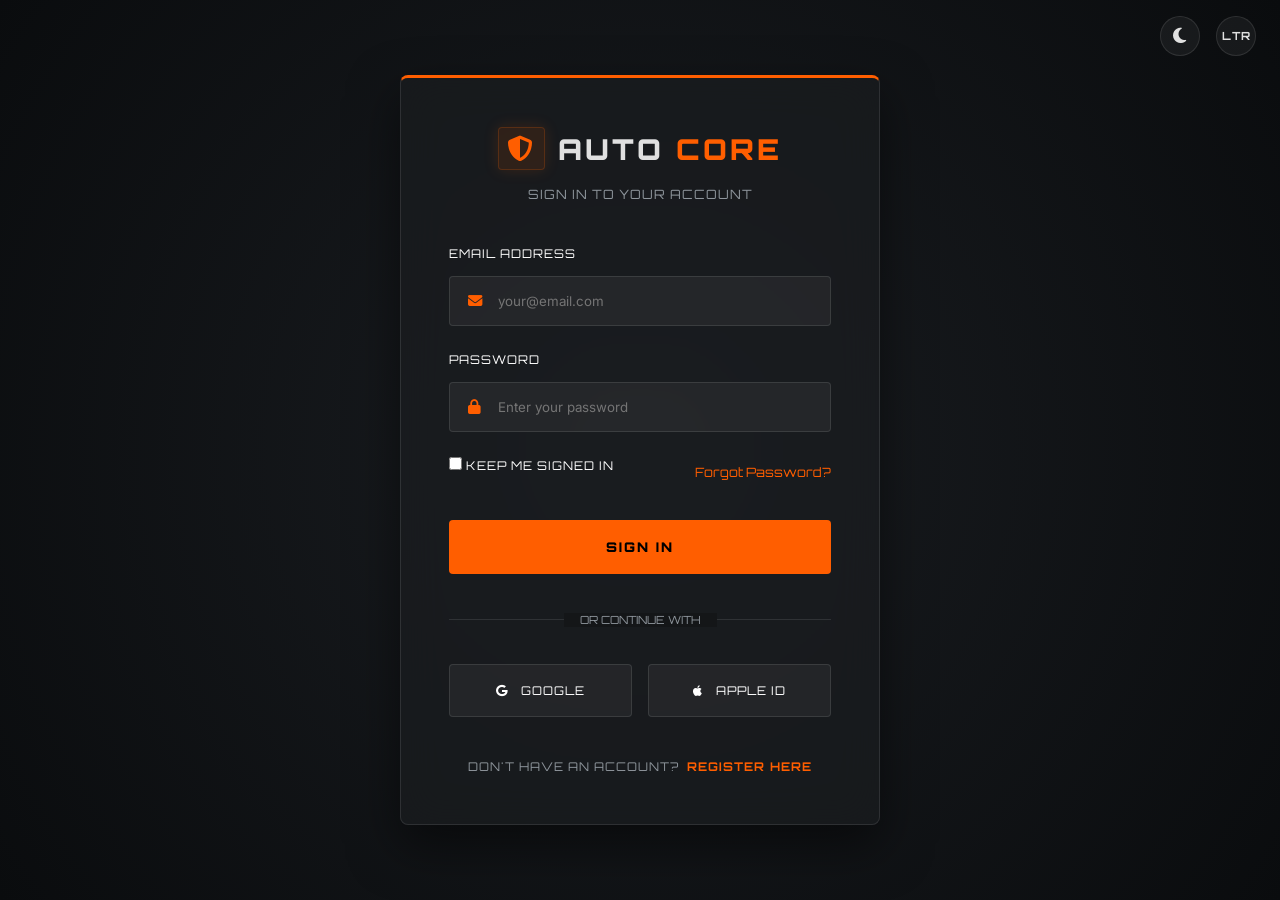
<file: login.html>
<!DOCTYPE html>
<html lang="en" dir="ltr">

<head>
    <meta charset="UTF-8">
    <meta name="viewport" content="width=device-width, initial-scale=1.0">
    <title>LOGIN | AUTOCORE Service Center</title>
    <link rel="preconnect" href="https://fonts.googleapis.com">
    <link rel="preconnect" href="https://fonts.gstatic.com" crossorigin>
    <link
        href="https://fonts.googleapis.com/css2?family=Inter:wght@300;400;600;700&family=Orbitron:wght@400;700;900&display=swap"
        rel="stylesheet">
    <link rel="stylesheet" href="https://cdnjs.cloudflare.com/ajax/libs/font-awesome/6.4.0/css/all.min.css">
    <link rel="stylesheet" href="style.css">
    <link rel="icon" type="image/png" href="favicon.png">
</head>

<body class="auth-page">
    <div class="auth-bg"></div>

    <!-- Icons placed at top-right of page, outside the card -->
    <div class="auth-header-tools">
        <button id="auth-theme-toggle" class="globe-toggle" title="Toggle Light/Dark Mode">
            <i class="fas fa-moon"></i>
        </button>
        <button id="rtl-toggle" class="globe-toggle" title="Toggle LTR/RTL">
            <span>LTR</span>
        </button>
    </div>

    <div class="auth-card reveal">
        <div class="auth-brand">
            <div class="logo" style="justify-content: center; margin-bottom: 0.75rem;">
                <a href="index.html" style="text-decoration: none; color: inherit;"><i class="fas fa-shield-halved"></i> AUTO<span>CORE</span></a>
            </div>
            <p>Sign in to your account</p>
        </div>

        <form class="auth-form" action="dashboard.html">
            <div class="form-group">
                <label>Email Address</label>
                <div class="input-wrapper">
                    <i class="fas fa-envelope"></i>
                    <input type="email" placeholder="your@email.com" required>
                </div>
            </div>

            <div class="form-group">
                <label>Password</label>
                <div class="input-wrapper">
                    <i class="fas fa-lock"></i>
                    <input type="password" placeholder="Enter your password" required>
                </div>
            </div>

            <div class="auth-options">
                <label class="remember-me">
                    <input type="checkbox"> <span>Keep me signed in</span>
                </label>
                <a href="#" class="forgot-pw">Forgot Password?</a>
            </div>

            <button type="submit" class="auth-submit">Sign In</button>

            <div class="auth-divider">
                <span>Or continue with</span>
            </div>

            <div class="social-auth">
                <a href="#" class="social-btn">
                    <i class="fab fa-google"></i> Google
                </a>
                <a href="#" class="social-btn">
                    <i class="fab fa-apple"></i> Apple ID
                </a>
            </div>
        </form>

        <div class="auth-footer">
            Don't have an account? <a href="register.html">Register here</a>
        </div>
    </div>

    <script src="script.js"></script>
</body>

</html>
</file>
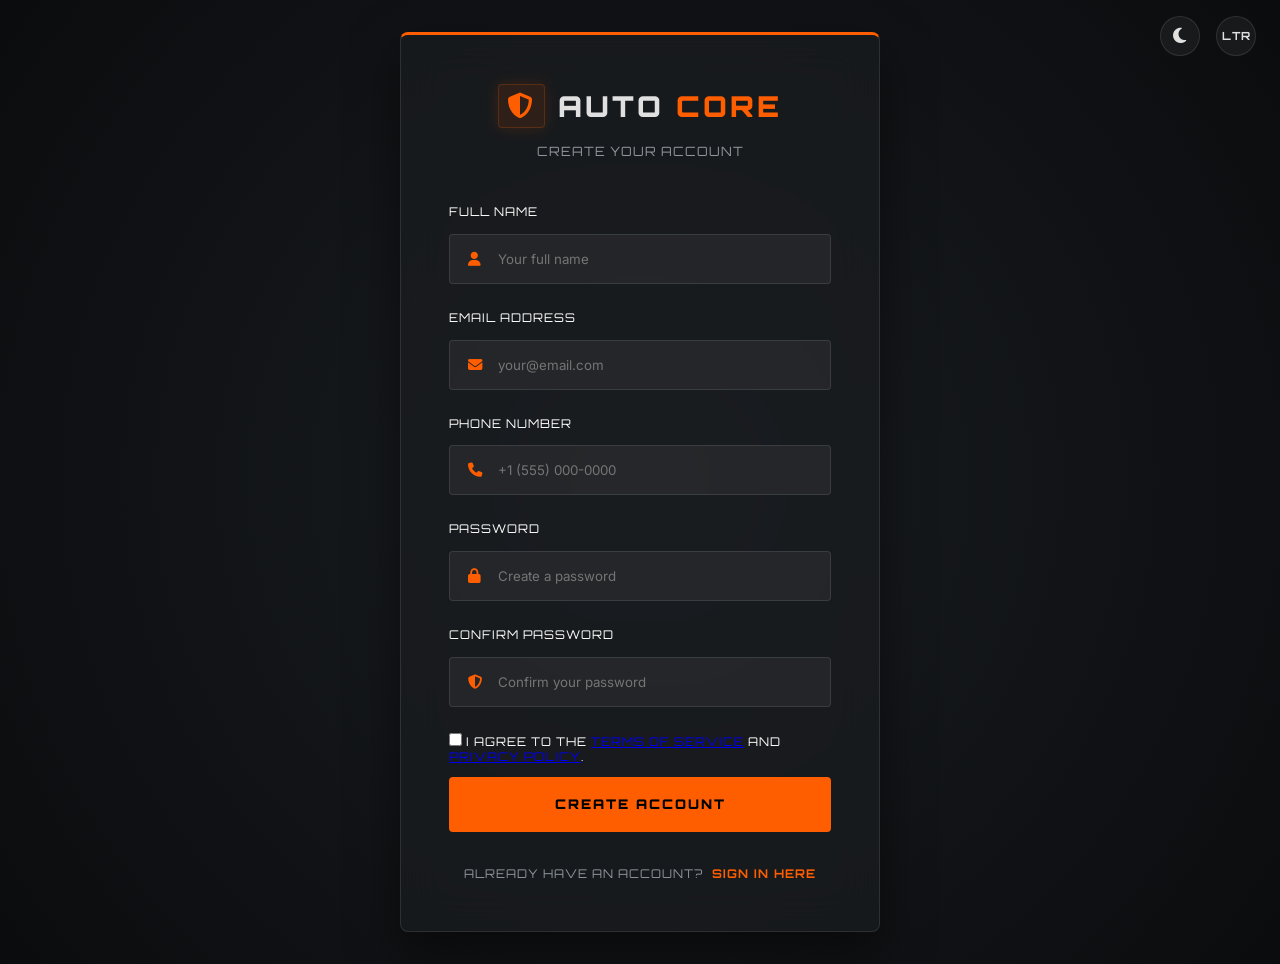
<file: register.html>
<!DOCTYPE html>
<html lang="en" dir="ltr">

<head>
    <meta charset="UTF-8">
    <meta name="viewport" content="width=device-width, initial-scale=1.0">
    <title>REGISTER | AUTOCORE Service Center</title>
    <link rel="preconnect" href="https://fonts.googleapis.com">
    <link rel="preconnect" href="https://fonts.gstatic.com" crossorigin>
    <link
        href="https://fonts.googleapis.com/css2?family=Inter:wght@300;400;600;700&family=Orbitron:wght@400;700;900&display=swap"
        rel="stylesheet">
    <link rel="stylesheet" href="https://cdnjs.cloudflare.com/ajax/libs/font-awesome/6.4.0/css/all.min.css">
    <link rel="stylesheet" href="style.css">
    <link rel="icon" type="image/png" href="favicon.png">
</head>

<body class="auth-page">
    <div class="auth-bg"></div>

    <!-- Icons placed at top-right of page, outside the card -->
    <div class="auth-header-tools">
        <button id="auth-theme-toggle" class="globe-toggle" title="Toggle Light/Dark Mode">
            <i class="fas fa-moon"></i>
        </button>
        <button id="rtl-toggle" class="globe-toggle" title="Toggle LTR/RTL">
            <span>LTR</span>
        </button>
    </div>

    <div class="auth-card reveal">
        <div class="auth-brand">
            <div class="logo" style="justify-content: center; margin-bottom: 0.75rem;">
                <a href="index.html" style="text-decoration: none; color: inherit;"><i class="fas fa-shield-halved"></i> AUTO<span>CORE</span></a>
            </div>
            <p>Create your account</p>
        </div>

        <form class="auth-form" action="dashboard.html">
            <div class="form-group">
                <label>Full Name</label>
                <div class="input-wrapper">
                    <i class="fas fa-user"></i>
                    <input type="text" placeholder="Your full name" required>
                </div>
            </div>

            <div class="form-group">
                <label>Email Address</label>
                <div class="input-wrapper">
                    <i class="fas fa-envelope"></i>
                    <input type="email" placeholder="your@email.com" required>
                </div>
            </div>

            <div class="form-group">
                <label>Phone Number</label>
                <div class="input-wrapper">
                    <i class="fas fa-phone"></i>
                    <input type="tel" placeholder="+1 (555) 000-0000" required>
                </div>
            </div>

            <div class="form-group">
                <label>Password</label>
                <div class="input-wrapper">
                    <i class="fas fa-lock"></i>
                    <input type="password" placeholder="Create a password" required>
                </div>
            </div>

            <div class="form-group">
                <label>Confirm Password</label>
                <div class="input-wrapper">
                    <i class="fas fa-shield-alt"></i>
                    <input type="password" placeholder="Confirm your password" required>
                </div>
            </div>

            <label class="legal-check">
                <input type="checkbox" required>
                <span>I agree to the <a href="#">Terms of Service</a> and <a href="#">Privacy Policy</a>.</span>
            </label>

            <button type="submit" class="auth-submit">Create Account</button>
        </form>

        <div class="auth-footer">
            Already have an account? <a href="login.html">Sign in here</a>
        </div>
    </div>

    <script src="script.js"></script>
</body>

</html>
</file>
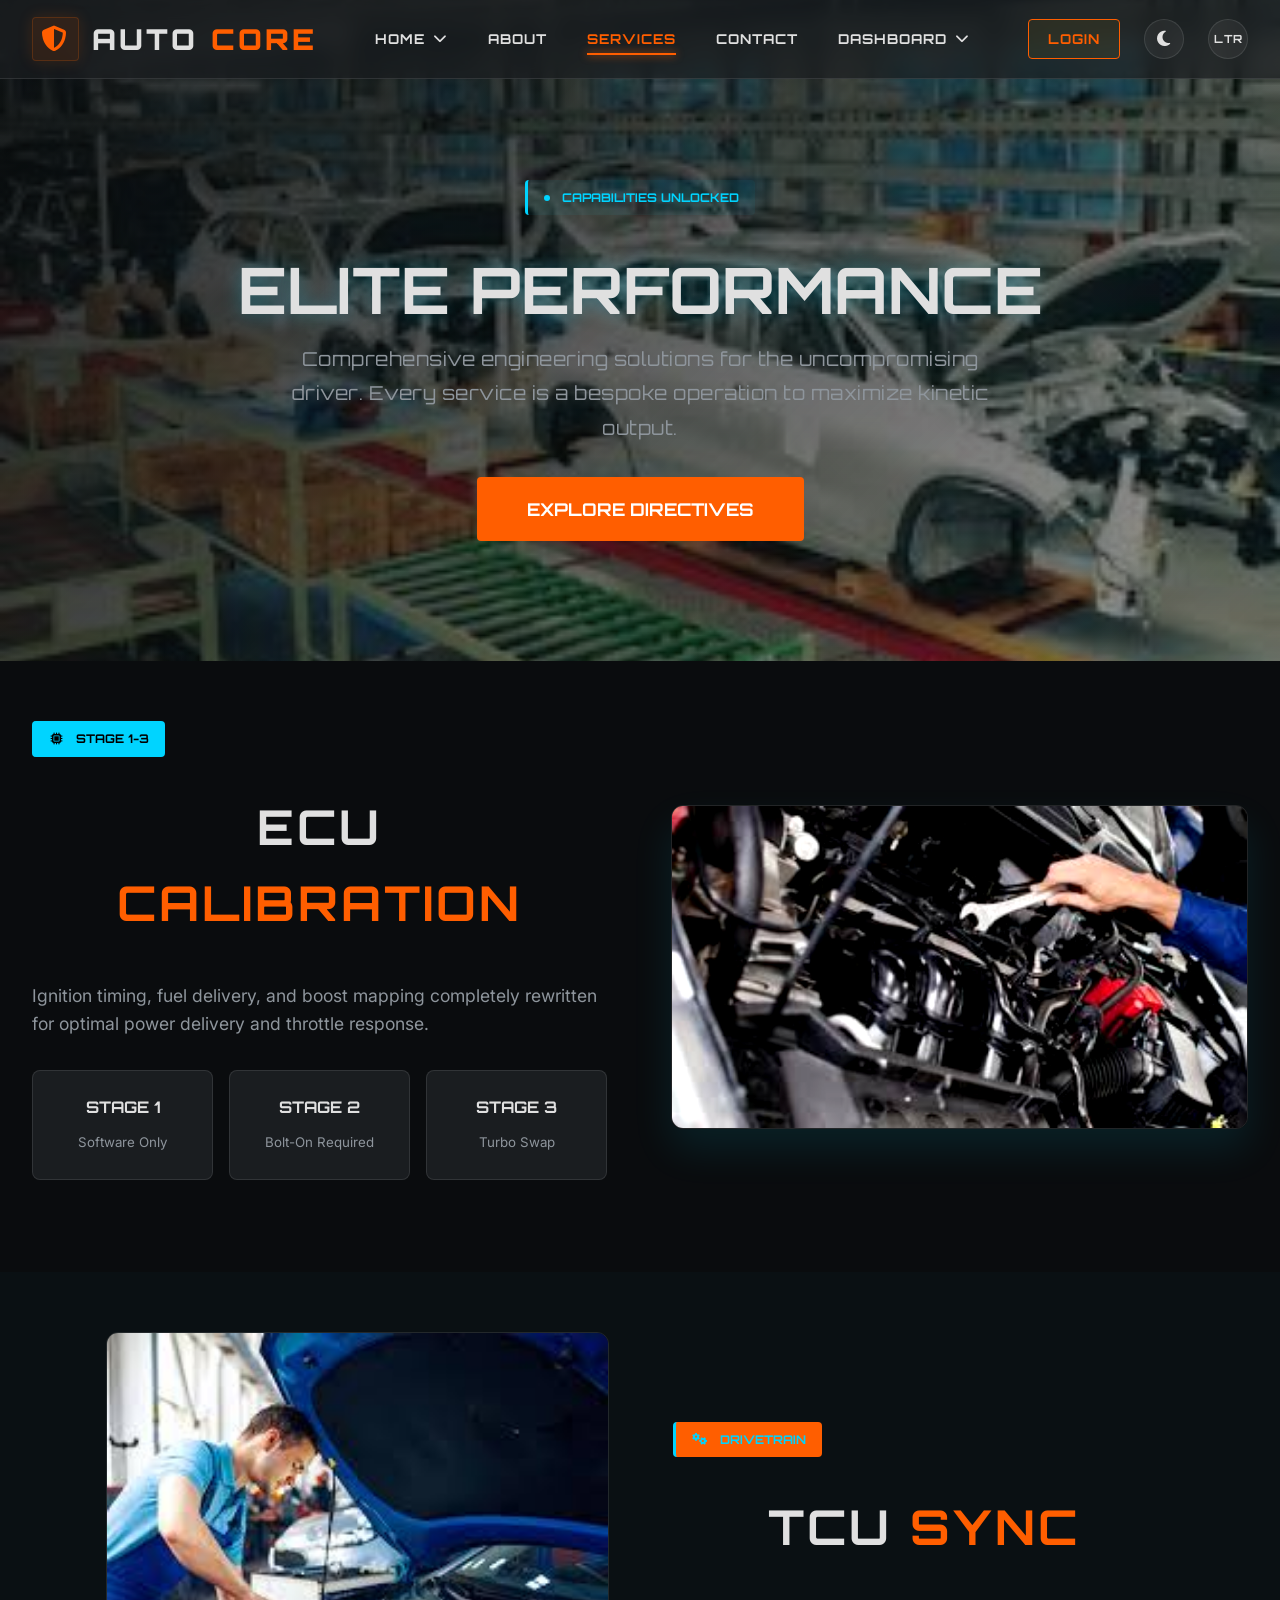
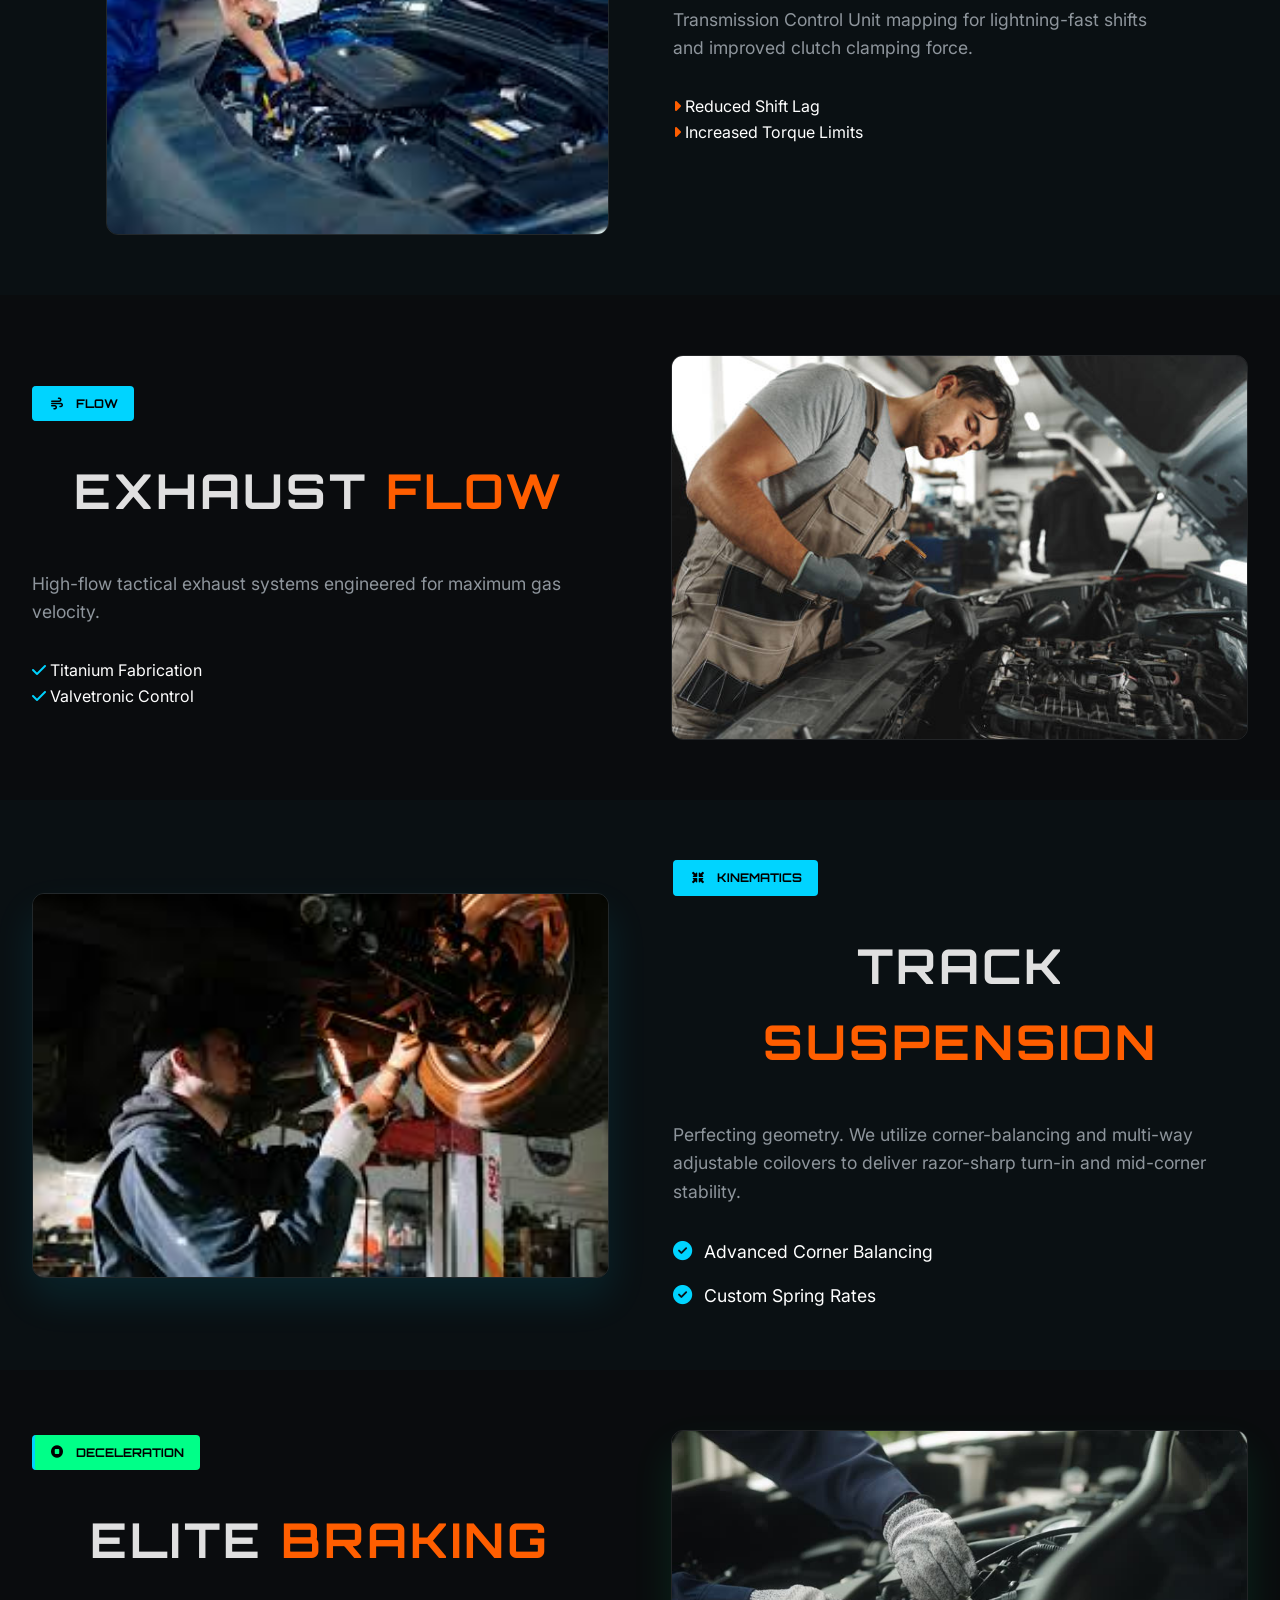
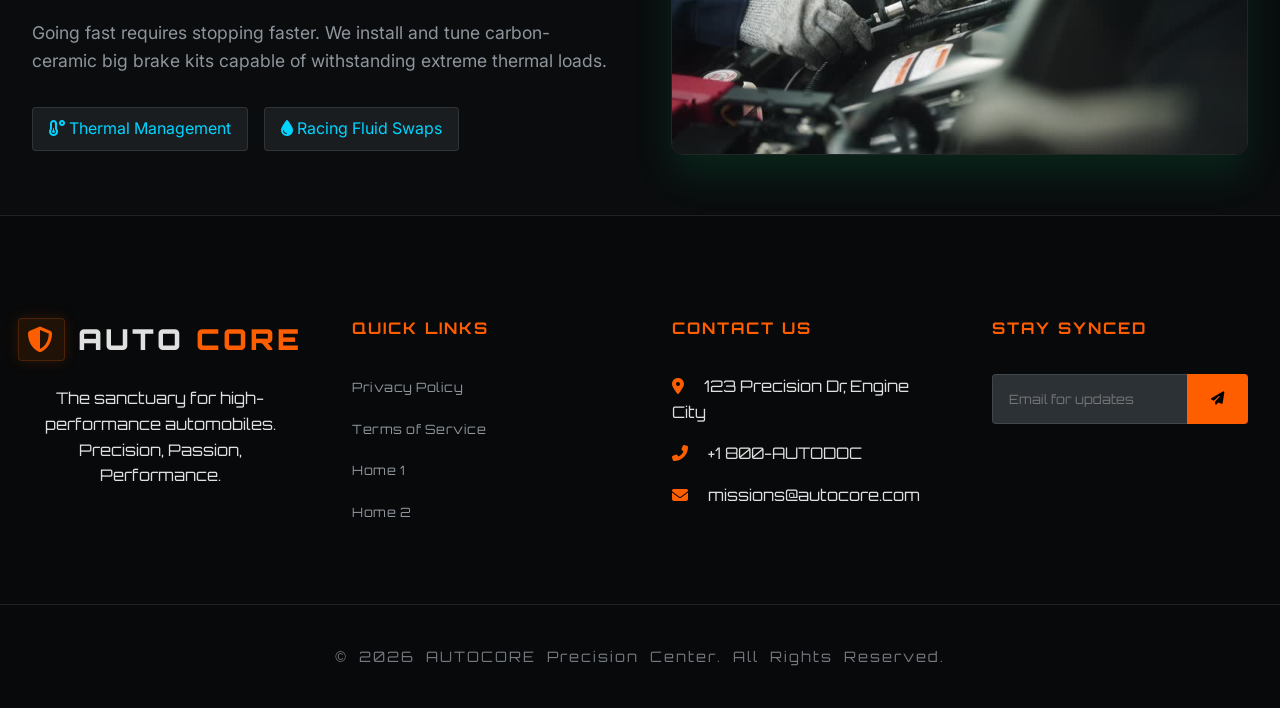
<file: services.html>
<!DOCTYPE html>
<html lang="en" dir="ltr">

<head>
    <meta charset="UTF-8">
    <meta name="viewport" content="width=device-width, initial-scale=1.0">
    <title>AUTOCORE | Elite Services</title>
    <link rel="preconnect" href="https://fonts.googleapis.com">
    <link rel="preconnect" href="https://fonts.gstatic.com" crossorigin>
    <link
        href="https://fonts.googleapis.com/css2?family=Inter:wght@300;400;600;700&family=Orbitron:wght@400;700;900&display=swap"
        rel="stylesheet">
    <link rel="stylesheet" href="https://cdnjs.cloudflare.com/ajax/libs/font-awesome/6.4.0/css/all.min.css">
    <link rel="stylesheet" href="style.css">
    <link rel="icon" type="image/png" href="favicon.png">
</head>

<body class="home-2">
    <header id="main-header">
        <nav class="container">
            <div class="logo">
                <a href="index.html"><i class="fas fa-shield-halved"></i> AUTO<span>CORE</span></a>
            </div>

            <ul class="nav-links">
                <li class="dropdown">
                    <a href="#" class="dropbtn">Home <i class="fas fa-chevron-down"></i></a>
                    <div class="dropdown-content">
                        <a href="index.html">Home 1</a>
                        <a href="index2.html">Home 2</a>
                    </div>
                </li>
                <li><a href="about.html">About</a></li>
                <li><a href="services.html" class="active">Services</a></li>
                <li><a href="contact.html">Contact</a></li>
                <li class="dropdown">
                    <a href="#" class="dropbtn">Dashboard <i class="fas fa-chevron-down"></i></a>
                    <div class="dropdown-content">
                        <a href="dashboard.html">User Dashboard</a>
                        <a href="admin_dashboard.html">Admin Dashboard</a>
                    </div>
                </li>
                <li class="mobile-only"><a href="login.html" class="nav-login">Login</a></li>
            </ul>

            <!-- Mobile theme / RTL controls -->
            <div class="mobile-nav-controls">
                <button id="theme-toggle-nav" class="globe-toggle" title="Toggle Light/Dark Mode">
                    <i class="fas fa-moon"></i>
                </button>
                <button id="rtl-toggle-nav" class="globe-toggle" title="Toggle LTR/RTL">
                    <span>LTR</span>
                </button>
            </div>

            <div class="header-actions">
                <a href="login.html" class="login-btn desktop-only">Login</a>
                <button id="theme-toggle" class="globe-toggle" title="Toggle Light/Dark Mode">
                    <i class="fas fa-moon"></i>
                </button>
                <button id="rtl-toggle" title="Toggle LTR/RTL">
                    <span>LTR</span>
                </button>
                <div class="hamburger">
                    <span></span>
                    <span></span>
                    <span></span>
                </div>
            </div>
        </nav>
    </header>

    <main>
        <!-- Section 1: Services Hero -->
        <section id="services-hero" class="v-section"
            style="background: linear-gradient(135deg, rgba(10, 12, 14, 0.9) 0%, rgba(10, 12, 14, 0.4) 100%), url('ser10.jpg') center/cover no-repeat; padding-top: 180px; padding-bottom: 120px; text-align: center;">
            <div class="container hero-content reveal" style="display: flex; flex-direction: column; align-items: center;">
                <div class="status-badge" style="margin: 0 auto 1.5rem;"><span class="pulse"></span> CAPABILITIES
                    UNLOCKED</div>
                <h1 style="text-shadow: 0 0 20px rgba(0, 212, 255, 0.3); font-size: 4rem;">ELITE
                    <span>PERFORMANCE</span>
                </h1>
                <p style="font-size: 1.2rem; max-width: 700px; margin: 0 auto 2rem;">Comprehensive engineering solutions
                    for the uncompromising driver. Every service is a bespoke operation to maximize kinetic output.</p>
                <a href="#ecu-calibration" class="btn btn-primary"
                    style="font-size: 1.1rem; padding: 1rem 3rem; align-self: center;">EXPLORE DIRECTIVES</a>
            </div>
        </section>

        <!-- Section 2: ECU Calibration -->
        <section id="ecu-calibration" class="v-section">
            <div class="container">
                <div class="split-layout" style="align-items: center;">
                    <div class="service-content reveal">
                        <div class="status-badge" style="background: var(--accent); color: #000;"><i
                                class="fas fa-microchip"></i>
                            STAGE 1-3</div>
                        <h2 class="section-title" style="color: var(--text-main);">ECU <span style="color: var(--primary);">CALIBRATION</span></h2>
                        <p style="font-size: 1.1rem; color: var(--text-muted); margin-bottom: 2rem;">Ignition timing,
                            fuel delivery, and boost mapping completely rewritten for optimal power delivery and
                            throttle response.</p>
                        <div class="stage-grid">
                            <div class="stage-card" style="background: var(--bg-card); padding: 1.5rem; border: 1px solid var(--glass-border); border-radius: 8px; text-align: center;">
                                <h4>STAGE 1</h4>
                                <small>Software Only</small>
                            </div>
                            <div class="stage-card" style="background: var(--bg-card); padding: 1.5rem; border: 1px solid var(--glass-border); border-radius: 8px; text-align: center;">
                                <h4>STAGE 2</h4>
                                <small>Bolt-On Required</small>
                            </div>
                            <div class="stage-card" style="background: var(--bg-card); padding: 1.5rem; border: 1px solid var(--glass-border); border-radius: 8px; text-align: center;">
                                <h4>STAGE 3</h4>
                                <small>Turbo Swap</small>
                            </div>
                        </div>
                    </div>
                    <div class="service-media reveal delay-1"
                        style="flex: 1; border-radius: 12px; overflow: hidden; border: 1px solid var(--glass-border); box-shadow: 0 20px 40px rgba(0, 212, 255, 0.1);">
                        <img src="ser6.jpg" alt="Engine Bay" style="object-fit: cover; filter: contrast(1.1); width: 100%;">
                    </div>
                </div>
            </div>
        </section>

        <!-- Section 3: TCU Sync -->
        <section id="tcu-sync" class="v-section" style="background: rgba(0, 212, 255, 0.02);">
            <div class="container">
                <div class="split-layout" style="align-items: center; flex-direction: row-reverse;">
                    <div class="service-content reveal">
                        <div class="status-badge" style="background: var(--primary);"><i class="fas fa-cogs"></i> DRIVETRAIN</div>
                        <h2 class="section-title" style="color: var(--text-main);">TCU <span style="color: var(--primary);">SYNC</span></h2>
                        <p style="font-size: 1.1rem; color: var(--text-muted); margin-bottom: 2rem;">Transmission Control Unit mapping for lightning-fast shifts and improved clutch clamping force.</p>
                        <ul style="list-style: none; color: #fff;">
                            <li><i class="fas fa-caret-right" style="color: var(--primary);"></i> Reduced Shift Lag</li>
                            <li><i class="fas fa-caret-right" style="color: var(--primary);"></i> Increased Torque Limits</li>
                        </ul>
                    </div>
                    <div class="service-media reveal delay-1"
                        style="flex: 1; border-radius: 12px; overflow: hidden; border: 1px solid var(--glass-border);">
                        <img src="ser5.jpg" alt="Transmission Tuning" style="object-fit: cover; width: 100%;">
                    </div>
                </div>
            </div>
        </section>

        <!-- Section 4: Exhaust Flow -->
        <section id="exhaust-flow" class="v-section">
            <div class="container">
                <div class="split-layout" style="align-items: center;">
                    <div class="service-content reveal">
                        <div class="status-badge" style="background: var(--accent); color: #000;"><i class="fas fa-wind"></i> FLOW</div>
                        <h2 class="section-title" style="color: var(--text-main);">EXHAUST <span style="color: var(--primary);">FLOW</span></h2>
                        <p style="font-size: 1.1rem; color: var(--text-muted); margin-bottom: 2rem;">High-flow tactical exhaust systems engineered for maximum gas velocity.</p>
                        <ul style="list-style: none; color: #fff;">
                            <li><i class="fas fa-check" style="color: var(--accent);"></i> Titanium Fabrication</li>
                            <li><i class="fas fa-check" style="color: var(--accent);"></i> Valvetronic Control</li>
                        </ul>
                    </div>
                    <div class="service-media reveal delay-1"
                        style="flex: 1; border-radius: 12px; overflow: hidden; border: 1px solid var(--glass-border);">
                        <img src="ser4.jpg" alt="Exhaust System" style="object-fit: cover; width: 100%;">
                    </div>
                </div>
            </div>
        </section>

        <!-- Section 5: Track-Focused Suspension -->
        <section id="suspension" class="v-section" style="background: rgba(0, 212, 255, 0.02);">
            <div class="container">
                <div class="split-layout" style="align-items: center; flex-direction: row-reverse;">
                    <div class="service-content reveal">
                        <div class="status-badge" style="background: var(--accent); color: #000;"><i
                                class="fas fa-compress-arrows-alt"></i> KINEMATICS</div>
                        <h2 class="section-title" style="color: var(--text-main);">TRACK <span style="color: var(--primary);">SUSPENSION</span></h2>
                        <p style="font-size: 1.1rem; color: var(--text-muted); margin-bottom: 2rem;">Perfecting
                            geometry. We utilize corner-balancing and multi-way adjustable coilovers to deliver
                            razor-sharp turn-in and mid-corner stability.</p>
                        <ul
                            style="list-style: none; padding: 0; margin: 0; display: flex; flex-direction: column; gap: 1rem; color: #fff;">
                            <li style="display: flex; align-items: center; gap: 12px;">
                                <i class="fas fa-check-circle" style="color: var(--accent); font-size: 1.2rem;"></i>
                                <span style="font-size: 1.1rem;">Advanced Corner Balancing</span>
                            </li>
                            <li style="display: flex; align-items: center; gap: 12px;">
                                <i class="fas fa-check-circle" style="color: var(--accent); font-size: 1.2rem;"></i>
                                <span style="font-size: 1.1rem;">Custom Spring Rates</span>
                            </li>
                        </ul>
                    </div>
                    <div class="service-media reveal delay-1"
                        style="flex: 1; border-radius: 12px; overflow: hidden; border: 1px solid var(--glass-border); box-shadow: 0 20px 40px rgba(0, 212, 255, 0.1);">
                        <img src="ser2.jpg" alt="Track Suspension" style="object-fit: cover; width: 100%;">
                    </div>
                </div>
            </div>
        </section>

        <!-- Section 4: High-Performance Braking -->
        <section id="braking" class="v-section">
            <div class="container">
                <div class="split-layout" style="align-items: center;">
                    <div class="service-content reveal">
                        <div class="status-badge" style="background: #00ff88; color: #000;"><i
                                class="fas fa-stop-circle"></i> DECELERATION</div>
                        <h2 class="section-title" style="color: var(--text-main);">ELITE <span style="color: var(--primary);">BRAKING</span></h2>
                        <p style="font-size: 1.1rem; color: var(--text-muted); margin-bottom: 2rem;">Going fast requires
                            stopping faster. We install and tune carbon-ceramic big brake kits capable of withstanding
                            extreme thermal loads.</p>
                        <div style="display: flex; gap: 1rem; flex-wrap: wrap;">
                            <span
                                style="background: var(--bg-card); border: 1px solid var(--glass-border); padding: 0.5rem 1rem; border-radius: 4px; color: var(--accent);"><i
                                    class="fas fa-temperature-low"></i> Thermal Management</span>
                            <span
                                style="background: var(--bg-card); border: 1px solid var(--glass-border); padding: 0.5rem 1rem; border-radius: 4px; color: var(--accent);"><i
                                    class="fas fa-tint"></i> Racing Fluid Swaps</span>
                        </div>
                    </div>
                    <div class="service-media reveal delay-1"
                        style="flex: 1; border-radius: 12px; overflow: hidden; border: 1px solid var(--glass-border); box-shadow: 0 20px 40px rgba(0, 255, 136, 0.1);">
                        <img src="ser3.jpg" alt="Ceramic Brakes" style="object-fit: cover; width: 100%;">
                    </div>
                </div>
            </div>
        </section>

        <!-- Section 5: Mega Footer -->
        <footer id="mega-footer">
            <div class="container footer-grid">
                <div class="footer-col reveal">
                    <div class="logo">
                        <a href="index.html"><i class="fas fa-shield-halved"></i> AUTO<span>CORE</span></a>
                    </div>
                    <p>The sanctuary for high-performance automobiles. Precision, Passion, Performance.</p>
                </div>
                <div class="footer-col reveal delay-1">
                    <h4>Quick Links</h4>
                    <ul>
                        <li><a href="#">Privacy Policy</a></li>
                        <li><a href="#">Terms of Service</a></li>
                        <li><a href="index.html">Home 1</a></li>
                        <li><a href="index2.html">Home 2</a></li>
                    </ul>
                </div>
                <div class="footer-col reveal delay-2">
                    <h4>Contact Us</h4>
                    <ul class="contact-list">
                        <li><i class="fas fa-map-marker-alt"></i> 123 Precision Dr, Engine City</li>
                        <li><i class="fas fa-phone-alt"></i> +1 800-AUTODOC</li>
                        <li><i class="fas fa-envelope"></i> missions@autocore.com</li>
                    </ul>
                </div>
                <div class="footer-col reveal delay-3">
                    <h4>Stay Synced</h4>
                    <form class="newsletter-form">
                        <input type="email" placeholder="Email for updates">
                        <button type="submit"><i class="fas fa-paper-plane"></i></button>
                    </form>
                </div>
            </div>
            <div class="footer-bottom">
                <p>&copy; 2026 AUTOCORE Precision Center. All Rights Reserved.</p>
            </div>
        </footer>

    </main>

    <script src="script.js"></script>
</body>

</html>
</file>
<file: style.css>
@import url('design-tokens.css');

* {
    margin: 0;
    padding: 0;
    box-sizing: border-box;
}

body {
    background-color: var(--bg-dark);
    color: var(--text-main);
    font-family: var(--font-body);
    line-height: 1.6;
    overflow-x: hidden;
}

h1,
h2,
h3,
.logo {
    font-family: var(--font-heading);
    text-transform: uppercase;
}

.container {
    max-width: 1400px;
    margin: 0 auto;
    padding: 0 2rem;
}

/* Header & Nav */
#main-header {
    position: fixed;
    top: 0;
    width: 100%;
    z-index: 1000;
    background: var(--glass-bg);
    backdrop-filter: blur(10px);
    border-bottom: 1px solid var(--glass-border);
    padding: 1rem 0;
    transition: var(--transition);
}

nav.container {
    display: flex;
    justify-content: space-between;
    align-items: center;
}

.logo a {
    font-size: 1.8rem;
    color: var(--text-main);
    text-decoration: none;
    font-weight: 900;
    letter-spacing: 3px;
    display: flex;
    align-items: center;
    gap: 0.8rem;
}

.logo a i {
    color: var(--primary);
    font-size: 1.6rem;
    background: rgba(255, 102, 0, 0.1);
    padding: 0.5rem;
    border-radius: 4px;
    border: 1px solid rgba(255, 102, 0, 0.2);
    box-shadow: 0 0 15px rgba(255, 102, 0, 0.15);
}

.logo span {
    color: var(--primary);
    position: relative;
}

.header-actions {
    display: flex;
    align-items: center;
    gap: 1.5rem;
}

#rtl-toggle,
#theme-toggle,
.globe-toggle {
    background: rgba(255, 255, 255, 0.05);
    border: 1px solid var(--glass-border);
    color: var(--text-main);
    cursor: pointer;
    transition: var(--transition);
    display: flex;
    align-items: center;
    justify-content: center;
    width: 40px;
    height: 40px;
    border-radius: 50%;
    font-family: var(--font-heading);
    font-size: 0.7rem;
    font-weight: 700;
    letter-spacing: 1px;
    text-transform: uppercase;
}

#rtl-toggle:hover,
#theme-toggle:hover,
.globe-toggle:hover {
    color: var(--primary);
    background: rgba(255, 215, 0, 0.1);
    border-color: var(--primary);
    box-shadow: 0 0 15px rgba(255, 215, 0, 0.2);
    transform: translateY(-2px);
}

#rtl-toggle i,
#theme-toggle i,
.globe-toggle i {
    font-size: 1.1rem;
}

.hamburger {
    display: none;
    flex-direction: column;
    justify-content: space-between;
    width: 30px;
    height: 21px;
    cursor: pointer;
}

.hamburger span {
    display: block;
    width: 100%;
    height: 3px;
    background: var(--text-main);
    transition: var(--transition);
    border-radius: 2px;
}

.logo span {
    color: var(--primary);
}

.nav-links {
    display: flex;
    list-style: none;
    gap: 2.5rem;
}

@media (max-width: 1200px) {
    .nav-links {
        gap: 1.5rem;
    }
}

@media (max-width: 1024px) {
    .logo a {
        font-size: 1.4rem;
        letter-spacing: 1px;
    }

    .logo a i {
        font-size: 1.2rem;
        padding: 0.4rem;
    }

    .nav-links {
        gap: 0.8rem;
    }

    .nav-links a {
        font-size: 0.7rem;
        letter-spacing: 0.5px;
        gap: 0.3rem;
    }

    .header-actions {
        gap: 1rem;
    }

    .container {
        padding: 0 1rem;
    }
}

.nav-links a {
    color: var(--text-main);
    text-decoration: none;
    font-weight: 700;
    font-size: 0.85rem;
    font-family: var(--font-heading);
    text-transform: uppercase;
    letter-spacing: 1px;
    transition: var(--transition);
    display: flex;
    align-items: center;
    gap: 0.5rem;
}

.nav-links a:hover {
    color: var(--primary);
}

.nav-links a.active,
.nav-links .dropbtn.active {
    color: var(--primary);
    position: relative;
}

.nav-links a.active::after,
.nav-links .dropbtn.active::after {
    content: '';
    position: absolute;
    bottom: -5px;
    left: 0;
    width: 100%;
    height: 2px;
    background: var(--primary);
    box-shadow: 0 0 8px var(--primary);
}

/* Visibility Utilities */
.desktop-only {
    display: flex !important;
}

.mobile-only {
    display: none !important;
}

@media (max-width: 992px) {
    .container {
        padding: 0 1.5rem;
    }

    .desktop-only {
        display: none !important;
    }

    .mobile-only {
        display: flex !important;
    }
}

/* Dropdowns */
.dropdown {
    position: relative;
}

.dropdown-content {
    display: none;
    position: absolute;
    top: 100%;
    left: 0;
    background: var(--bg-card);
    min-width: 200px;
    box-shadow: 0 10px 30px rgba(0, 0, 0, 0.5);
    border: 1px solid var(--glass-border);
    padding: 0.5rem 0;
    margin-top: 1rem;
    border-radius: 4px;
}

[dir="rtl"] .dropdown-content {
    left: auto;
    right: 0;
}

.dropdown.active .dropdown-content {
    display: block;
    animation: fadeIn 0.3s ease;
}

.dropdown-content a {
    padding: 0.8rem 1.5rem;
    display: block;
    font-size: 0.75rem;
    font-family: var(--font-heading);
    text-transform: uppercase;
    letter-spacing: 1px;
    white-space: nowrap;
}

/* Header Actions */
.header-actions {
    display: flex;
    align-items: center;
    gap: 1.5rem;
}

#rtl-toggle,
#theme-toggle {
    background: rgba(255, 255, 255, 0.05);
    border: 1px solid var(--glass-border);
    color: var(--text-main);
    cursor: pointer;
    transition: var(--transition);
    display: flex;
    align-items: center;
    justify-content: center;
}

#rtl-toggle:hover,
#theme-toggle:hover {
    color: var(--primary);
    transform: rotate(15deg);
}


/* Force Dark Mode on Header, Footer, and Hero Sections */
body.light-mode #main-header,
body.light-mode #mega-footer,
body.light-mode #hero,
body.light-mode #vortex-hero,
body.light-mode #about-hero,
body.light-mode #services-hero,
body.light-mode #contact-hero,
body.light-mode .hero-section {
    --bg-dark: #0f1113;
    --bg-card: #1a1d20;
    --text-main: #e0e0e0;
    --text-muted: #8e959c;
    --glass-bg: rgba(26, 29, 32, 0.7);
    --glass-border: rgba(255, 255, 255, 0.1);
    --secondary: #2c3136;
    /* Removed background-color !important to let original backgrounds/gradients show */
}

/* Ensure all hero text remains white in Light Mode */
body.light-mode #hero h1,
body.light-mode #vortex-hero h1,
body.light-mode #about-hero h1,
body.light-mode #services-hero h1,
body.light-mode #contact-hero h1,
body.light-mode #hero p,
body.light-mode #vortex-hero p,
body.light-mode #about-hero p,
body.light-mode #services-hero p,
body.light-mode #contact-hero p,
body.light-mode #hero span:not(.plus):not(.val):not(.number):not(.status-badge),
body.light-mode #vortex-hero span:not(.plus):not(.val):not(.number):not(.status-badge),
body.light-mode #about-hero span:not(.plus):not(.val):not(.number):not(.status-badge),
body.light-mode #services-hero span:not(.plus):not(.val):not(.number):not(.status-badge),
body.light-mode #contact-hero span:not(.plus):not(.val):not(.number):not(.status-badge),
body.light-mode #vortex-hero .hud-data-card,
body.light-mode #vortex-hero .hud-data-card small,
body.light-mode #vortex-hero .hud-data-card .value {
    color: #fff !important;
}

body.light-mode #main-header .logo a,
body.light-mode #mega-footer .logo a,
body.light-mode #main-header .nav-links a,
body.light-mode #mega-footer .footer-col a,
body.light-mode #mega-footer .footer-col p,
body.light-mode #mega-footer .footer-col li,
body.light-mode #mega-footer .footer-col li i,
body.light-mode #mega-footer .footer-bottom,
body.light-mode #mega-footer .footer-bottom p,
body.light-mode #mega-footer .newsletter-form input,
body.light-mode #mega-footer .newsletter-form button i,
body.light-mode #main-header .nav-links .dropbtn {
    color: #fff !important;
}

body.light-mode #main-header .hamburger span {
    background: #fff !important;
}

/* Fix Contrast for Light Mode Sections */
body.light-mode .v-section:not(#hero):not(#vortex-hero):not(#about-hero):not(#services-hero):not(#contact-hero) {
    background-color: var(--bg-dark);
    color: var(--text-main);
}

/* Specifically handle #stats (Home 1 Section 2) to react to light theme */
body.light-mode #stats {
    background: var(--bg-dark) !important;
}

body.light-mode .v-section:not(#hero):not(#vortex-hero):not(#about-hero):not(#services-hero):not(#contact-hero) h1,
body.light-mode .v-section:not(#hero):not(#vortex-hero):not(#about-hero):not(#services-hero):not(#contact-hero) h2,
body.light-mode .v-section:not(#hero):not(#vortex-hero):not(#about-hero):not(#services-hero):not(#contact-hero) h3,
body.light-mode .v-section:not(#hero):not(#vortex-hero):not(#about-hero):not(#services-hero):not(#contact-hero) h4,
body.light-mode .v-section:not(#hero):not(#vortex-hero):not(#about-hero):not(#services-hero):not(#contact-hero) p,
body.light-mode .v-section:not(#hero):not(#vortex-hero):not(#about-hero):not(#services-hero):not(#contact-hero) li,
body.light-mode .v-section:not(#hero):not(#vortex-hero):not(#about-hero):not(#services-hero):not(#contact-hero) span:not(.plus):not(.val):not(.number):not(.status-badge),
body.light-mode .v-section:not(#hero):not(#vortex-hero):not(#about-hero):not(#services-hero):not(#contact-hero) .section-title,
body.light-mode .v-section:not(#hero):not(#vortex-hero):not(#about-hero):not(#services-hero):not(#contact-hero) .number {
    color: #0f172a !important;
}

body.light-mode .v-section:not(#hero):not(#vortex-hero):not(#about-hero):not(#services-hero):not(#contact-hero) .text-muted,
body.light-mode .v-section:not(#hero):not(#vortex-hero):not(#about-hero):not(#services-hero):not(#contact-hero) .stat-item p,
body.light-mode .v-section:not(#hero):not(#vortex-hero):not(#about-hero):not(#services-hero):not(#contact-hero) .kpi-footer {
    color: #475569 !important;
}

/* Override hardcoded white text in light sections */
body.light-mode .v-section:not(#hero):not(#vortex-hero):not(#about-hero):not(#services-hero):not(#contact-hero) [style*="color: #fff"],
body.light-mode .v-section:not(#hero):not(#vortex-hero):not(#about-hero):not(#services-hero):not(#contact-hero) [style*="color:#fff"],
body.light-mode .v-section:not(#hero):not(#vortex-hero):not(#about-hero):not(#services-hero):not(#contact-hero) [style*="color: white"],
body.light-mode .v-section:not(#hero):not(#vortex-hero):not(#about-hero):not(#services-hero):not(#contact-hero) [style*="color:rgb(255, 255, 255)"] {
    color: #0f172a !important;
}

.login-btn {
    font-family: var(--font-heading);
    font-size: 0.85rem;
    font-weight: 700;
    color: var(--primary);
    text-decoration: none;
    text-transform: uppercase;
    letter-spacing: 1px;
    padding: 0.5rem 1.2rem;
    border: 1px solid var(--primary);
    border-radius: 4px;
    transition: var(--transition);
    background: rgba(255, 215, 0, 0.05);
}

.login-btn:hover {
    background: var(--primary);
    color: #000;
    box-shadow: 0 0 15px rgba(255, 215, 0, 0.3);
}

.nav-login {
    color: var(--primary) !important;
    border: 1px solid var(--primary) !important;
    padding: 0.8rem 1.5rem !important;
    border-radius: 4px;
    justify-content: center;
    margin-top: 1.5rem;
    background: rgba(255, 215, 0, 0.1) !important;
    width: 100%;
    text-align: center;
}

.nav-login:hover {
    background: var(--primary) !important;
    color: #000 !important;
}

/* Section Titles */
.section-title {
    font-size: 3rem;
    margin-bottom: 2.5rem;
    text-align: center;
    letter-spacing: 3px;
    padding: 0 2rem;
    overflow-wrap: break-word;
    word-break: keep-all;
}

.section-title span {
    color: var(--primary);
}

/* Section subtitle paragraphs — always centred under title */
.section-header p,
.v-section > .container > p,
.section-header + p {
    text-align: center;
    max-width: 700px;
    margin-left: auto;
    margin-right: auto;
    margin-bottom: 3rem;
}


/* ================================================
   SECTION 2 — KPI DASHBOARD CARDS
   ================================================ */
#stats {
    background: linear-gradient(180deg, #0a0c0e 0%, #0f1113 100%);
    min-height: auto !important;
    padding: 80px 0 !important;
}

.stats-grid {
    display: grid !important;
    grid-template-columns: repeat(4, 1fr) !important;
    gap: 2rem !important;
    text-align: left !important;
}

.stat-card {
    background: #141618 !important;
    border: 1px solid rgba(255, 255, 255, 0.08) !important;
    border-top: 3px solid var(--primary) !important;
    padding: 2rem !important;
    position: relative !important;
    overflow: hidden !important;
    transition: all 0.4s ease !important;
    border-radius: 0 !important;
    display: flex !important;
    flex-direction: column !important;
    gap: 0 !important;
    cursor: default;
}

.stat-card::after {
    content: '';
    position: absolute;
    bottom: 0;
    left: 0;
    width: 0%;
    height: 2px;
    background: var(--primary);
    transition: width 0.4s ease;
}

.stat-card:hover::after {
    width: 100%;
}

.stat-card:hover {
    transform: translateY(-8px) !important;
    border-color: var(--primary) !important;
    box-shadow: 0 20px 60px rgba(255, 102, 0, 0.2) !important;
    background: #1a1c1e !important;
}

.stat-header {
    display: flex !important;
    justify-content: space-between !important;
    align-items: center !important;
    margin-bottom: 1.5rem !important;
}

.stat-icon {
    width: 48px !important;
    height: 48px !important;
    background: rgba(255, 102, 0, 0.12) !important;
    border: 1px solid rgba(255, 102, 0, 0.25) !important;
    display: flex !important;
    align-items: center !important;
    justify-content: center !important;
    font-size: 1.2rem !important;
    color: var(--primary) !important;
}

.kpi-trend {
    font-size: 0.65rem !important;
    padding: 0.25rem 0.6rem !important;
    border-radius: 2px !important;
    font-family: var(--font-heading) !important;
    letter-spacing: 1px !important;
    display: flex !important;
    align-items: center !important;
    gap: 0.3rem !important;
}

.kpi-trend.positive {
    color: #2ecc71 !important;
    border: 1px solid rgba(46, 204, 113, 0.25) !important;
    background: rgba(46, 204, 113, 0.08) !important;
}

.kpi-trend.neutral {
    color: #f39c12 !important;
    border: 1px solid rgba(243, 156, 18, 0.25) !important;
    background: rgba(243, 156, 18, 0.08) !important;
}

.stat-item {
    flex: 1;
}

.stat-item .number {
    font-size: 3rem !important;
    font-weight: 900 !important;
    font-family: var(--font-heading) !important;
    color: #fff !important;
    line-height: 1 !important;
    display: inline-block !important;
    animation: countUp 2s ease-out !important;
}

.stat-item .plus {
    font-size: 1.8rem !important;
    color: var(--primary) !important;
    font-family: var(--font-heading) !important;
}

.stat-item p {
    text-transform: uppercase !important;
    letter-spacing: 2px !important;
    font-size: 0.7rem !important;
    color: rgba(255, 255, 255, 0.45) !important;
    margin: 0.6rem 0 1.5rem !important;
}

.kpi-footer {
    border-top: 1px solid rgba(255, 255, 255, 0.06) !important;
    padding-top: 1rem !important;
    font-size: 0.65rem !important;
    color: rgba(255, 255, 255, 0.35) !important;
    font-family: var(--font-heading) !important;
    text-transform: uppercase !important;
    letter-spacing: 1.5px !important;
}

@keyframes countUp {
    from {
        opacity: 0;
        transform: translateY(10px);
    }

    to {
        opacity: 1;
        transform: translateY(0);
    }
}

/* Mobile responsive for stats */
@media (max-width: 992px) {
    .stats-grid {
        grid-template-columns: repeat(2, 1fr) !important;
    }

    .team-grid {
        grid-template-columns: 1fr !important;
    }

    .package-grid {
        grid-template-columns: 1fr !important;
    }

    .stage-grid {
        grid-template-columns: 1fr !important;
    }

    .form-row {
        grid-template-columns: 1fr !important;
    }

    .process-grid {
        grid-template-columns: 1fr !important;
    }
}

@media (max-width: 576px) {
    .stats-grid {
        grid-template-columns: 1fr !important;
        justify-items: center !important;
    }

    .stat-card {
        text-align: center !important;
        max-width: 350px !important;
        width: 100% !important;
    }

    .stat-header {
        justify-content: center !important;
        position: relative !important;
    }

    .stat-icon {
        margin: 0 auto !important;
    }

    .kpi-trend {
        position: absolute !important;
        top: 0;
        right: 0;
    }

    .kpi-footer {
        text-align: center !important;
    }
}

/* Section 3: Hex Grid Styling */
.hex-grid {
    display: flex;
    flex-wrap: wrap;
    justify-content: center;
    gap: 2rem;
    padding: 2rem 0;
}

.hex {
    width: 250px;
    height: 280px;
    background: var(--bg-card);
    clip-path: polygon(50% 0%, 100% 25%, 100% 75%, 50% 100%, 0% 75%, 0% 25%);
    display: flex;
    align-items: center;
    justify-content: center;
    position: relative;
    transition: var(--transition);
    border: 1px solid var(--glass-border);
}

.hex:hover {
    transform: scale(1.05);
    background: var(--primary);
    box-shadow: var(--glow);
}

.hex-inner {
    text-align: center;
    padding: 1rem;
}

.hex-inner i {
    font-size: 3rem;
    color: var(--primary);
    margin-bottom: 1rem;
    transition: var(--transition);
}

.hex:hover .hex-inner i {
    color: #fff;
}

.hex-inner h3 {
    font-size: 1rem;
    margin-bottom: 0.5rem;
}

.data-point {
    font-size: 0.75rem;
    color: var(--accent);
    font-family: var(--font-heading);
}

/* Section 4: Timeline */
.timeline {
    position: relative;
    max-width: 1000px;
    margin: 50px auto;
}

.timeline::after {
    content: '';
    position: absolute;
    width: 4px;
    background-color: var(--primary);
    top: 0;
    bottom: 0;
    left: 50%;
    margin-left: -2px;
}

.timeline-item {
    padding: 10px 40px;
    position: relative;
    width: 50%;
}

.timeline-item.left {
    left: 0;
}

.timeline-item.right {
    left: 50%;
}

.timeline-item::after {
    content: '';
    position: absolute;
    width: 25px;
    height: 25px;
    right: -17px;
    background-color: var(--bg-dark);
    border: 4px solid var(--primary);
    top: 15px;
    border-radius: 50%;
    z-index: 1;
}

.timeline-item.right::after {
    left: -8px;
}

.timeline-item .content {
    background: var(--bg-card);
    padding: 2rem;
    border-radius: 4px;
    border: 1px solid var(--glass-border);
}

/* Section 5: Tech Showcase */
.tech-flex {
    display: flex;
    align-items: center;
    gap: 4rem;
}

.tech-info {
    flex: 1;
}

.tech-image {
    flex: 1;
}

.tech-image img {
    width: 100%;
    border-radius: 8px;
    border: 2px solid var(--primary);
    box-shadow: var(--glow);
}

.tech-list {
    list-style: none;
    margin-top: 2rem;
}

.tech-list li {
    margin-bottom: 1rem;
    display: flex;
    align-items: center;
    gap: 1rem;
}

.tech-list i {
    color: var(--primary);
}

.tech-image {
    flex: 1;
    position: relative;
}

.image-overlay-card {
    position: absolute;
    bottom: -20px;
    right: -20px;
    background: var(--bg-card);
    padding: 1.5rem;
    border: 1px solid var(--primary);
    box-shadow: var(--glow);
    border-radius: 4px;
    z-index: 10;
}

.image-overlay-card span {
    font-family: var(--font-heading);
    font-size: 0.8rem;
    display: block;
    margin-bottom: 0.5rem;
}

.progress-bar-small {
    width: 150px;
    height: 4px;
    background: var(--secondary);
    border-radius: 2px;
    overflow: hidden;
}

.progress-bar-small .fill {
    width: 70%;
    height: 100%;
    background: var(--primary);
    animation: progressFill 2s infinite ease-in-out;
}

@keyframes progressFill {
    0% {
        transform: translateX(-100%);
    }

    100% {
        transform: translateX(100%);
    }
}

.data-table {
    margin-top: 2rem;
    background: var(--bg-card);
    border: 1px solid var(--glass-border);
}

.table-row {
    display: flex;
    justify-content: space-between;
    padding: 1rem;
    border-bottom: 1px solid var(--glass-border);
}

.table-row:last-child {
    border: none;
}

.table-row span:first-child {
    color: var(--text-muted);
}

.table-row span:last-child {
    color: var(--primary);
    font-weight: bold;
}

/* Section 6: Team Cards */
.team-grid {
    display: grid;
    grid-template-columns: repeat(3, 1fr);
    gap: 2rem;
}

.team-card {
    background: var(--bg-card);
    padding: 2rem;
    text-align: center;
    border: 1px solid var(--glass-border);
    transition: var(--transition);
}

.team-card:hover {
    transform: translateY(-10px);
    border-color: var(--primary);
}

.member-img {
    width: 150px;
    height: 150px;
    margin: 0 auto 1.5rem;
    border-radius: 50%;
    overflow: hidden;
    border: 3px solid var(--primary);
}

.member-img img {
    width: 100%;
    height: 100%;
    object-fit: cover;
}

/* Section 7: Packages */
.package-grid {
    display: grid;
    grid-template-columns: repeat(3, 1fr);
    gap: 1.5rem;
    align-items: stretch;
    padding: 1.2rem 0.5rem;
    overflow: visible;
}

.stage-grid {
    display: grid;
    grid-template-columns: repeat(3, 1fr);
    gap: 1rem;
    margin-top: 2rem;
}

.form-row {
    display: grid;
    grid-template-columns: 1fr 1fr;
    gap: 1rem;
}

.package-card {
    background: var(--bg-card);
    padding: 1.8rem 1.5rem;
    border-radius: 8px;
    text-align: center;
    border: 1px solid var(--glass-border);
    position: relative;
    transition: var(--transition);
}

.package-card.popular {
    transform: scale(1.02);
    border-color: var(--primary);
    box-shadow: var(--glow);
    z-index: 1;
}

.package-card:hover {
    transform: translateY(-8px);
}

.package-card.popular:hover {
    transform: scale(1.02) translateY(-8px);
}

.card-tag {
    position: absolute;
    top: -13px;
    left: 50%;
    transform: translateX(-50%);
    background: var(--primary);
    padding: 0.25rem 1.2rem;
    border-radius: 20px;
    font-size: 0.72rem;
    font-weight: bold;
    white-space: nowrap;
}

.price {
    font-size: 2rem;
    font-weight: 800;
    margin: 1rem 0;
    color: var(--text-main);
}

/* Fix price & features visibility in light mode */
body.light-mode .price {
    color: #0f172a !important;
}

body.light-mode .features li {
    color: #475569 !important;
}

body.light-mode .package-card {
    background: #ffffff !important;
    border-color: rgba(0,0,0,0.12) !important;
}

body.light-mode .package-card.popular {
    border-color: var(--primary) !important;
}

body.light-mode .card-tag {
    color: #fff !important;
}

.features {
    list-style: none;
    margin-bottom: 1.2rem;
    color: var(--text-muted);
    font-size: 0.88rem;
    line-height: 1.8;
}

/* Section 8: Marquee */
.marquee {
    overflow: hidden;
    background: var(--secondary);
    padding: 2rem 0;
}

.marquee-content {
    display: flex;
    gap: 5rem;
    animation: marquee 20s linear infinite;
}

@keyframes marquee {
    0% {
        transform: translateX(0);
    }

    100% {
        transform: translateX(-50%);
    }
}

.brand-text {
    font-family: var(--font-heading);
    font-weight: 900;
    font-size: 2rem;
    opacity: 0.3;
}

/* Section 9: Testimonials */
.testimonial-split {
    display: grid;
    grid-template-columns: 1fr 1fr;
    gap: 4rem;
    align-items: center;
}

.testimonial-quote-list {
    display: flex;
    flex-direction: column;
    gap: 2rem;
}

.testimonial-item {
    background: var(--bg-card);
    padding: 2rem;
    border-left: 4px solid var(--accent);
    border-radius: 4px;
    transition: var(--transition);
}

.testimonial-item:hover {
    transform: translateX(10px);
    background: rgba(0, 212, 255, 0.03);
}

.testimonial-item .quote {
    font-size: 1rem;
    font-style: italic;
    color: var(--text-main);
    margin-bottom: 1rem;
}

.testimonial-item .user-meta {
    font-family: var(--font-heading);
    font-size: 0.75rem;
    color: var(--accent);
    text-transform: uppercase;
    letter-spacing: 1px;
}

.testimonial-media {
    position: relative;
    border-radius: 8px;
    overflow: hidden;
    box-shadow: 0 20px 40px rgba(0, 0, 0, 0.5);
    border: 1px solid var(--glass-border);
}

.testimonial-media img {
    width: 100%;
    display: block;
    filter: grayscale(0.5);
    transition: var(--transition);
}

.testimonial-media:hover img {
    filter: grayscale(0);
    transform: scale(1.03);
}

@media (max-width: 992px) {
    .testimonial-split {
        grid-template-columns: 1fr;
    }
}

/* Section 10: Process */
.process-grid {
    display: grid;
    grid-template-columns: repeat(4, 1fr);
    gap: 2rem;
}

.process-step {
    padding: 2rem;
    background: var(--bg-card);
    border-top: 4px solid var(--primary);
}

.step-num {
    font-family: var(--font-heading);
    font-size: 3rem;
    color: var(--primary);
    opacity: 0.5;
    margin-bottom: 1rem;
}

.avg-time {
    display: inline-block;
    margin-top: 1rem;
    font-size: 0.7rem;
    color: var(--accent);
    border: 1px dashed var(--accent);
    padding: 0.2rem 0.5rem;
    font-family: var(--font-heading);
}

/* ================================================
   SHARED SPLIT LAYOUT (used in Section 11 & 12)
   ================================================ */
.split-layout {
    display: flex;
    align-items: stretch;
    gap: 4rem;
}

.split-info {
    flex: 1;
    display: flex;
    flex-direction: column;
    justify-content: center;
}

.split-img {
    flex: 1;
    position: relative;
    min-height: 450px;
    overflow: hidden;
    border-radius: 4px;
}

.split-img img {
    border-radius: 4px;
    display: block;
    transition: transform 0.5s ease;
}

.split-img:hover img {
    transform: scale(1.03);
}

.img-data-tag {
    position: absolute;
    bottom: 1.5rem;
    left: 1.5rem;
    background: var(--primary);
    padding: 0.6rem 1.2rem;
    font-family: var(--font-heading);
    font-size: 0.75rem;
    letter-spacing: 1px;
    text-transform: uppercase;
    display: flex;
    align-items: center;
    gap: 0.5rem;
}

.img-data-tag span {
    font-size: 1.2rem;
    font-weight: 900;
}

/* Tracker feature cards */
.tracker-feature-cards {
    display: flex;
    flex-direction: column;
    gap: 1rem;
    margin-bottom: 1.5rem;
}

.t-feat-card {
    display: flex;
    align-items: center;
    gap: 1.2rem;
    background: var(--bg-card);
    border: 1px solid var(--glass-border);
    border-left: 3px solid var(--primary);
    padding: 1rem 1.5rem;
    transition: var(--transition);
}

.t-feat-card:hover {
    border-left-color: var(--accent);
    transform: translateX(6px);
}

.t-feat-card>i {
    font-size: 1.5rem;
    color: var(--primary);
    flex-shrink: 0;
}

.t-feat-card h4 {
    font-size: 0.9rem;
    margin-bottom: 0.2rem;
    text-transform: uppercase;
    letter-spacing: 1px;
}

.t-feat-card p {
    font-size: 0.75rem;
    color: var(--text-muted);
    margin: 0;
}

/* Roadside response cards */
.roadside-cards {
    display: grid;
    grid-template-columns: 1fr 1fr;
    gap: 1rem;
}

.rs-card {
    background: rgba(255, 255, 255, 0.04);
    border: 1px solid rgba(255, 255, 255, 0.08);
    padding: 1.2rem;
    transition: var(--transition);
}

.rs-card:hover {
    border-color: var(--primary);
    background: rgba(255, 102, 0, 0.06);
    transform: translateY(-4px);
}

.rs-card>i {
    font-size: 1.5rem;
    color: var(--primary);
    margin-bottom: 0.7rem;
    display: block;
}

.rs-card h4 {
    font-size: 0.85rem;
    text-transform: uppercase;
    letter-spacing: 1px;
    margin-bottom: 0.4rem;
}

.rs-card p {
    font-size: 0.75rem;
    color: var(--text-muted);
    margin: 0;
}

/* Eco Cards Grid */
.eco-cards-grid {
    display: grid;
    grid-template-columns: repeat(2, 1fr);
    gap: 1.5rem;
    margin-top: 1rem;
}

.eco-card {
    background: rgba(46, 204, 113, 0.05);
    border: 1px solid rgba(46, 204, 113, 0.1);
    padding: 1.5rem;
    border-radius: 4px;
    transition: var(--transition);
    text-align: left;
}

.eco-card:hover {
    background: rgba(46, 204, 113, 0.1);
    border-color: #2ecc71;
    transform: translateY(-5px);
    box-shadow: 0 10px 30px rgba(46, 204, 113, 0.1);
}

.eco-card i {
    font-size: 1.5rem;
    color: #2ecc71;
    margin-bottom: 0.8rem;
    display: block;
}

.eco-card h4 {
    font-size: 1.8rem;
    margin-bottom: 0.3rem;
    color: #fff;
    font-family: var(--font-heading);
}

.eco-card p {
    font-size: 0.8rem;
    color: var(--text-muted);
    margin: 0;
}

/* Responsive */
@media (max-width: 900px) {
    .split-layout {
        flex-direction: column !important;
    }

    .split-img {
        min-height: 280px;
    }

    .roadside-cards,
    .eco-cards-grid {
        grid-template-columns: 1fr;
    }
}

/* Section 11: Tracking UI */
.tracking-ui {
    background: var(--bg-card);
    border: 2px solid var(--primary);
    padding: 3rem;
    border-radius: 8px;
    box-shadow: var(--glow);
    max-width: 800px;
    margin: 0 auto;
}

.tracking-header {
    display: flex;
    justify-content: space-between;
    align-items: center;
    margin-bottom: 2rem;
}

.status-badge {
    background: var(--primary);
    padding: 0.5rem 1rem;
    border-radius: 4px;
    font-weight: bold;
}

.pulse {
    animation: pulseAnim 2s infinite;
}

@keyframes pulseAnim {
    0% {
        opacity: 1;
    }

    50% {
        opacity: 0.6;
    }

    100% {
        opacity: 1;
    }
}

.progress-steps {
    display: flex;
    justify-content: space-between;
    margin-top: 3rem;
}

.p-step {
    color: var(--text-muted);
    text-align: center;
}

.p-step.active {
    color: var(--primary);
    font-weight: bold;
}

.p-step.completed {
    color: #2ecc71;
}

/* Section 12: Roadside */
.dark-accent {
    background: #111;
    position: relative;
    overflow: hidden;
}

.phone-number {
    font-size: 3rem;
    font-family: var(--font-heading);
    color: var(--primary);
    display: block;
    margin: 1.5rem 0;
}

/* Section 13: Mosaic Gallery */
.mosaic-grid {
    display: grid;
    grid-template-columns: repeat(4, 1fr);
    gap: 1rem;
}

.m-item img {
    width: 100%;
    height: 300px;
    object-fit: cover;
    filter: grayscale(100%);
    transition: var(--transition);
}

.m-item:hover img {
    filter: grayscale(0%);
    transform: scale(1.05);
}

/* Section 13: Precision Visuals (Dense Mosaic) */
.dense-mosaic-grid {
    display: grid;
    grid-template-columns: repeat(4, 1fr);
    gap: 1rem;
    margin-top: 3rem;
}

.mosaic-cell {
    border-radius: 4px;
    overflow: hidden;
    position: relative;
    border: 1px solid var(--glass-border);
}

.mosaic-cell img {
    width: 100%;
    height: 180px;
    object-fit: cover;
    display: block;
    transition: var(--transition);
    filter: grayscale(80%);
}

.mosaic-cell:hover img {
    filter: grayscale(0);
    transform: scale(1.05);
}

/* Section 14: Parts */
.parts-flex {
    display: flex;
    align-items: center;
    gap: 4rem;
}

.parts-info p {
    margin-bottom: 2rem;
}

.parts-grid {
    display: grid;
    grid-template-columns: 1fr 1fr;
    gap: 2rem;
    flex: 1;
}

.part-card {
    background: var(--secondary);
    padding: 1.5rem;
    text-align: center;
    border: 1px solid var(--glass-border);
}

.part-card img {
    width: 100%;
    margin-bottom: 1rem;
}

/* Section 15: Eco */
.eco-gradient {
    background: linear-gradient(rgba(0, 0, 0, 0.8), rgba(0, 0, 0, 0.8)), url('https://images.unsplash.com/photo-1542601906990-b4d3fb773b09?auto=format&fit=crop&q=80&w=2000');
    background-size: cover;
}

.eco-stats {
    display: flex;
    justify-content: center;
    gap: 4rem;
    margin: 3rem 0;
}

.e-stat h3 {
    font-size: 3rem;
    color: #2ecc71;
}

.app-specs-grid {
    display: grid;
    grid-template-columns: repeat(3, 1fr);
    gap: 1rem;
    margin: 2rem 0;
}

.spec-mini {
    background: var(--bg-card);
    padding: 1rem;
    border: 1px solid var(--glass-border);
    text-align: center;
}

.spec-mini h3 {
    font-size: 0.6rem;
    color: var(--text-muted);
    margin-bottom: 0.5rem;
    margin-top: 0;
}

.spec-mini p {
    font-family: var(--font-heading);
    color: var(--primary);
    font-size: 0.8rem;
    margin: 0;
}

.availability-meter {
    margin-top: 2rem;
}

.meter-bg {
    width: 100%;
    height: 8px;
    background: var(--secondary);
    border-radius: 4px;
    margin: 0.5rem 0;
    overflow: hidden;
}

.meter-fill {
    height: 100%;
    background: var(--primary);
    box-shadow: var(--glow);
}

.form-grid {
    display: grid;
    grid-template-columns: 1fr 1fr;
    gap: 1rem;
    margin-bottom: 1rem;
}

.booking-form .form-group {
    margin-bottom: 1rem;
}

/* Section 16: VIP Card */
.vip-card {
    background: linear-gradient(135deg, #1a1d20 0%, #0f1113 100%);
    border: 3px solid var(--accent);
    padding: 4rem;
    border-radius: 12px;
    text-align: center;
    position: relative;
    overflow: hidden;
}

.vip-header {
    display: flex;
    justify-content: center;
    align-items: center;
    gap: 1.5rem;
    margin-bottom: 2rem;
}

.vip-header i {
    font-size: 3rem;
    color: var(--accent);
}

.vip-perks {
    list-style: none;
    margin: 2.5rem 0;
    display: flex;
    flex-wrap: wrap;
    justify-content: center;
    gap: 3rem;
}

.vip-perks li {
    display: flex;
    align-items: center;
    gap: 0.5rem;
    font-weight: bold;
}

.vip-perks i {
    color: var(--accent);
}

/* Section 17: FAQ */
.faq-container {
    max-width: 800px;
    margin: 0 auto;
}

.faq-item {
    background: var(--bg-card);
    border: 1px solid var(--glass-border);
    margin-bottom: 1rem;
}

.faq-question {
    padding: 1.5rem;
    cursor: pointer;
    display: flex;
    justify-content: space-between;
    font-weight: bold;
}

.faq-answer {
    padding: 0 1.5rem 1.5rem;
    display: none;
    color: var(--text-muted);
}

.faq-item.active .faq-answer {
    display: block;
}

.faq-item.active i {
    transform: rotate(45deg);
    color: var(--primary);
}

/* Section 18: App */
.app-flex {
    display: flex;
    align-items: center;
    gap: 6rem;
}

.phone-mockup {
    width: 100%;
    border-radius: 40px;
    border: 8px solid #222;
    box-shadow: 0 50px 100px rgba(0, 0, 0, 0.8);
}

.store-buttons {
    display: flex;
    gap: 1.5rem;
    margin-top: 2rem;
}

.btn-store {
    background: #000;
    color: #fff;
    padding: 1rem 2rem;
    border-radius: 8px;
    text-decoration: none;
    display: flex;
    align-items: center;
    gap: 1rem;
    border: 1px solid var(--glass-border);
    transition: var(--transition);
}

/* Section 19: Booking */
.booking-grid {
    display: grid;
    grid-template-columns: 1fr 1fr;
    gap: 4rem;
}

.booking-form {
    background: var(--bg-card);
    padding: 3rem;
    border-radius: 8px;
    border: 1px solid var(--glass-border);
    box-shadow: 0 20px 50px rgba(0, 0, 0, 0.5);
}

.booking-form .form-group input,
.booking-form .form-group select {
    width: 100%;
    padding: 1rem 1.5rem;
    background: rgba(255, 255, 255, 0.03);
    border: 1px solid var(--glass-border);
    border-radius: 4px;
    color: #fff;
    font-family: var(--font-body);
    font-size: 0.95rem;
    transition: var(--transition);
    outline: none;
}

.booking-form .form-group input:focus,
.booking-form .form-group select:focus {
    border-color: var(--primary);
    background: rgba(255, 255, 255, 0.07);
    box-shadow: 0 0 15px rgba(255, 102, 0, 0.2);
}

.booking-form .form-group input::placeholder {
    color: rgba(255, 255, 255, 0.4);
}

.booking-form .form-group select option {
    background: var(--bg-dark);
    color: #fff;
}

/* Fix booking form in light mode */
body.light-mode .booking-form {
    background: #ffffff !important;
    border-color: rgba(0,0,0,0.1) !important;
}

body.light-mode .booking-form .form-group input,
body.light-mode .booking-form .form-group select {
    background: #f8fafc !important;
    border-color: #cbd5e1 !important;
    color: #0f172a !important;
}

body.light-mode .booking-form .form-group input::placeholder {
    color: #94a3b8 !important;
}

body.light-mode .booking-info h2,
body.light-mode .booking-info p,
body.light-mode .availability-meter > span,
body.light-mode .small-val {
    color: #0f172a !important;
}

body.light-mode .meter-bg {
    background: #e2e8f0 !important;
}

/* Date picker specific */
.booking-form input[type="date"]::-webkit-calendar-picker-indicator {
    filter: invert(1) brightness(0.8);
    cursor: pointer;
}

.icon-input {
    position: relative;
}

.icon-input i {
    position: absolute;
    left: 1rem;
    top: 50%;
    transform: translateY(-50%);
    color: var(--primary);
    font-size: 0.9rem;
    pointer-events: none;
}

.icon-input input,
.icon-input select {
    padding-left: 3rem !important;
}

.w-100 {
    width: 100%;
}

/* Section 20: Footer */
#mega-footer {
    background: #08090a;
    padding: 100px 0 0;
    border-top: 1px solid var(--glass-border);
    font-family: var(--font-heading);
}

.footer-grid {
    display: grid;
    grid-template-columns: repeat(auto-fit, minmax(200px, 1fr));
    gap: 4rem;
    margin-bottom: 4rem;
}

.footer-col h4 {
    margin-bottom: 2rem;
    color: var(--primary);
    text-transform: uppercase;
    letter-spacing: 2px;
}

.footer-col ul {
    list-style: none;
}

.footer-col ul li {
    margin-bottom: 1rem;
}

.footer-col ul li a {
    color: var(--text-muted);
    text-decoration: none;
    font-size: 0.8rem;
    letter-spacing: 0.5px;
}

.footer-col ul li a:hover {
    color: var(--primary);
}

.contact-list i {
    color: var(--primary);
    margin-right: 1rem;
}

.newsletter-form {
    display: flex;
    flex-direction: row;
    flex-wrap: nowrap;
    align-items: stretch;
    gap: 0;
    width: 100%;
}

.newsletter-form input {
    flex: 1;
    min-width: 0;
    padding: 1rem;
    background: var(--secondary);
    border: 1px solid var(--glass-border);
    border-right: none;
    color: #fff;
    font-family: var(--font-heading);
    font-size: 0.8rem;
    border-radius: 4px 0 0 4px;
}

.newsletter-form button {
    flex-shrink: 0;
    padding: 1rem 1.5rem;
    background: var(--primary);
    border: none;
    color: #000;
    cursor: pointer;
    font-family: var(--font-heading);
    font-weight: 700;
    text-transform: uppercase;
    display: flex;
    align-items: center;
    justify-content: center;
    border-radius: 0 4px 4px 0;
}

.footer-bottom {
    border-top: 1px solid var(--glass-border);
    padding: 2.5rem 0;
    text-align: center;
    color: var(--text-muted);
    font-size: 0.9rem;
    display: flex;
    justify-content: center;
    align-items: center;
}

.footer-bottom p {
    letter-spacing: 2px;
    word-spacing: 5px;
    opacity: 0.8;
    margin: 0;
}

#mega-footer .footer-col:first-child {
    display: flex;
    flex-direction: column;
    align-items: center;
    text-align: center;
}

#mega-footer .footer-col:first-child .logo {
    margin-bottom: 1.5rem;
}

/* Fix footer phone icon — ensure it is always displayed correctly (not mirrored) */
[dir="rtl"] .contact-list .fa-phone-alt,
[dir="rtl"] .contact-list .fa-phone {
    display: inline-block;
    transform: none;
}

/* Fix package-grid: tablet — 2-col wrap */
@media (max-width: 1200px) {
    .package-grid {
        grid-template-columns: repeat(auto-fit, minmax(260px, 1fr)) !important;
        padding: 1.5rem 0;
    }

    .package-card.popular {
        transform: scale(1) !important;
    }
}

/* Fix package-grid: mobile — single column */
@media (max-width: 640px) {
    .package-grid {
        grid-template-columns: 1fr !important;
        max-width: 420px;
        margin-left: auto;
        margin-right: auto;
        padding: 0.5rem 0;
    }
}

/* Responsive Overrides */
@media (max-width: 768px) {
    .vip-perks {
        flex-direction: column;
        gap: 1rem;
    }

    .booking-grid,
    .app-flex {
        grid-template-columns: 1fr;
        flex-direction: column;
    }

    .footer-grid {
        grid-template-columns: 1fr 1fr;
    }

    .booking-form {
        padding: 2rem;
    }

    .form-grid {
        grid-template-columns: 1fr;
    }

    .vip-card {
        padding: 2.5rem 1.5rem;
    }

    .vip-header {
        flex-direction: column;
        gap: 1rem;
    }

    .tracking-ui {
        padding: 2.5rem 1.5rem;
    }

    .tracking-header {
        flex-direction: column;
        align-items: flex-start;
        gap: 1.5rem;
    }

    .progress-steps {
        flex-direction: column;
        align-items: flex-start;
        gap: 2rem;
        margin-top: 2rem;
    }

    .p-step {
        display: flex;
        align-items: center;
        gap: 1rem;
    }

    .about-lab-grid {
        grid-template-columns: 1fr !important;
        grid-template-rows: auto !important;
    }

    .about-lab-grid .bento-item.large {
        grid-column: span 1 !important;
        grid-row: span 1 !important;
        min-height: 250px;
    }

    .matrix-table th,
    .matrix-table td {
        padding: 1rem 0.8rem;
        font-size: 0.85rem;
    }

    .matrix-table th {
        font-size: 0.7rem;
    }
}

/* Hero Section Enhanced */
#hero {
    position: relative;
    overflow: hidden;
    background: none !important;
    display: flex;
    align-items: center;
    min-height: 100vh;
    padding-top: 120px;
}

.hero-bg-container {
    position: absolute;
    top: 0;
    left: 0;
    width: 100%;
    height: 100%;
    background: linear-gradient(rgba(15, 17, 19, 0.7), rgba(15, 17, 19, 0.9)),
        url('https://images.unsplash.com/photo-1486262715619-67b85e0b08d3?auto=format&fit=crop&q=80&w=2000');
    background-size: cover;
    background-position: center;
    background-attachment: fixed;
    z-index: -1;
    animation: heroZoom 20s infinite alternate;
}

@keyframes heroZoom {
    0% {
        transform: scale(1);
    }

    100% {
        transform: scale(1.1);
    }
}

.hero-layout {
    display: grid;
    grid-template-columns: 1.2fr 0.8fr;
    align-items: center;
    gap: 4rem;
    z-index: 1;
    width: 100%;
}

.hero-content {
    text-align: left;
}

.hero-content p {
    font-family: var(--font-heading);
    font-size: 0.95rem;
    color: var(--text-muted);
    line-height: 1.8;
    margin-bottom: 2.5rem;
    max-width: 600px;
    letter-spacing: 0.5px;
    text-transform: none;
    /* Keep it normal case but Orbitron font */
}

.cta-group {
    display: flex;
    gap: 1.5rem;
}

[dir="rtl"] .hero-content {
    text-align: right;
}

.hero-data-grid {
    display: grid;
    grid-template-columns: 1fr 1fr;
    gap: 1.5rem;
}

.data-card.mini {
    background: var(--glass-bg);
    border: 1px solid var(--glass-border);
    padding: 1.5rem;
    backdrop-filter: blur(5px);
    display: flex;
    flex-direction: column;
    align-items: center;
    gap: 0.8rem;
    transition: var(--transition);
    border-radius: 4px;
}

.data-card.mini:hover {
    border-color: var(--primary);
    transform: translateY(-5px);
    box-shadow: var(--glow);
}

.data-card.mini i {
    color: var(--primary);
    font-size: 1.5rem;
}

.data-card.mini span {
    font-family: var(--font-heading);
    font-size: 0.75rem;
    text-transform: uppercase;
    letter-spacing: 1px;
}

.mini-data {
    margin-top: 1.5rem;
    display: flex;
    gap: 1.5rem;
    font-size: 0.75rem;
    font-family: var(--font-heading);
    color: var(--primary);
}

.mini-data span {
    background: rgba(255, 102, 0, 0.1);
    padding: 0.3rem 0.8rem;
    border: 1px solid rgba(255, 102, 0, 0.2);
}

.member-stats,
.part-meta {
    margin-top: 1rem;
    display: flex;
    justify-content: center;
    gap: 1rem;
    font-size: 0.7rem;
    font-family: var(--font-heading);
}

.member-stats span,
.part-meta span {
    color: var(--accent);
    border-bottom: 2px solid var(--accent);
}

/* Sections */
.v-section {
    padding: 60px 0;
    display: flex;
    align-items: center;
    position: relative;
    overflow: visible;
}

/* Packages section needs extra vertical room for the scaled popular card */
#packages {
    overflow: visible !important;
    padding-top: 80px;
    padding-bottom: 80px;
}

#packages .container {
    padding-left: 3rem;
    padding-right: 3rem;
    overflow: visible;
}

.service-content {
    flex: 1;
}

.service-media {
    flex: 1;
    display: flex;
    align-items: center;
    justify-content: center;
}

.service-media img {
    width: 100%;
    height: auto;
    display: block;
}


/* Hero Section Styles Removed (Moved for Enhancement) */

/* Buttons */
.btn {
    padding: 1rem 2.5rem;
    border-radius: 4px;
    text-decoration: none;
    font-weight: 700;
    text-transform: uppercase;
    font-family: var(--font-heading);
    transition: var(--transition);
    display: inline-block;
    cursor: pointer;
}

.btn-primary {
    background: var(--primary);
    color: #fff;
    border: 2px solid transparent;
}

.btn-primary:hover {
    background: var(--primary-hover);
    box-shadow: var(--glow);
    transform: translateY(-2px);
}

.btn-outline {
    border: 2px solid var(--primary);
    color: var(--primary);
}

.btn-outline:hover {
    background: var(--primary);
    color: #fff;
}

/* Animations */
@keyframes fadeIn {
    from {
        opacity: 0;
        transform: translateY(10px);
    }

    to {
        opacity: 1;
        transform: translateY(0);
    }
}

/* Responsive */
@media (max-width: 992px) {
    .logo a {
        font-size: 1.4rem;
        letter-spacing: 1px;
        gap: 0.4rem;
    }

    .header-actions {
        gap: 0.8rem;
    }

    .hamburger {
        display: flex;
    }

    .hamburger.active span:nth-child(1) {
        transform: translateY(9px) rotate(45deg);
    }

    .hamburger.active span:nth-child(2) {
        opacity: 0;
    }

    .hamburger.active span:nth-child(3) {
        transform: translateY(-9px) rotate(-45deg);
    }

    .nav-links {
        position: fixed;
        top: 70px;
        right: -100%;
        width: 300px;
        height: calc(100vh - 70px);
        background: var(--bg-card);
        flex-direction: column;
        gap: 2rem;
        padding: 3rem;
        transition: 0.4s cubic-bezier(0.4, 0, 0.2, 1);
        border-left: 1px solid var(--glass-border);
        box-shadow: -10px 0 30px rgba(0, 0, 0, 0.5);
        display: flex;
    }

    [dir="rtl"] .nav-links {
        right: auto;
        left: -100%;
        border-left: none;
        border-right: 1px solid var(--glass-border);
        box-shadow: 10px 0 30px rgba(0, 0, 0, 0.5);
    }

    .nav-links.active {
        right: 0;
    }

    .nav-links a.active,
    .nav-links .dropbtn.active {
        background: rgba(255, 102, 0, 0.1);
        padding: 0.8rem 1.5rem;
        border-radius: 4px;
        border-left: 3px solid var(--primary);
    }

    .nav-links a.active::after,
    .nav-links .dropbtn.active::after {
        display: none;
    }

    [dir="rtl"] .nav-links a.active,
    [dir="rtl"] .nav-links .dropbtn.active {
        border-left: none;
        border-right: 3px solid var(--primary);
    }

    [dir="rtl"] .nav-links.active {
        right: auto;
        left: 0;
    }

    .dropdown-content {
        position: static;
        background: rgba(255, 255, 255, 0.05);
        margin-top: 0.5rem;
        box-shadow: none;
        padding-left: 1rem;
    }

    .nav-links.active .dropdown.active .dropdown-content {
        display: block;
    }

    [dir="rtl"] .dropdown-content {
        padding-left: 0;
        padding-right: 1rem;
    }

    .hero-content h1 {
        font-size: 2.5rem;
    }

    .hero-layout {
        grid-template-columns: 1fr;
        gap: 2rem;
        text-align: center;
    }

    .hero-content {
        text-align: center;
        margin-bottom: 2rem;
    }

    .mosaic-grid {
        grid-template-columns: repeat(2, 1fr);
    }

    .split-layout {
        flex-direction: column !important;
        gap: 2rem;
    }

    .split-img {
        min-height: 300px;
    }

    .parts-grid {
        grid-template-columns: 1fr;
    }

    .parts-flex {
        flex-direction: column;
        gap: 2rem;
        text-align: center;
    }

    .v-section {
        padding: 80px 0 !important;
        min-height: auto !important;
    }

    .tech-flex {
        flex-direction: column;
        gap: 3rem;
        text-align: center;
    }

    #hero,
    #services-hero,
    #vortex-hero,
    #contact-hero {
        padding-top: 150px !important;
    }
}

@media (max-width: 480px) {
    .container {
        padding: 0 1rem;
    }

    .logo a {
        font-size: 1rem;
        letter-spacing: 1px;
    }

    .logo a i {
        font-size: 1rem;
        padding: 0.2rem;
    }

    .header-actions {
        gap: 0.4rem;
    }

    #rtl-toggle,
    #theme-toggle,
    .globe-toggle {
        width: 34px;
        height: 34px;
        font-size: 0.55rem;
    }
}

@media (max-width: 360px) {
    .logo a {
        font-size: 0.85rem;
        letter-spacing: 0.5px;
        gap: 0.2rem;
    }

    .logo a i {
        font-size: 0.9rem;
        padding: 0.15rem;
    }

    .header-actions {
        gap: 0.2rem;
    }
}

/* Mobile nav controls — row that slides in at bottom of hamburger drawer */
.mobile-nav-controls {
    display: none;
    align-items: center;
    gap: 1rem;
    background: var(--bg-card);
    border-top: 1px solid var(--glass-border);
}

@media (max-width: 992px) {
    .mobile-nav-controls {
        display: flex;
        position: fixed;
        bottom: 0;
        right: -300px;
        width: 300px;
        padding: 1.2rem 3rem;
        border-left: 1px solid var(--glass-border);
        box-shadow: -10px 0 30px rgba(0,0,0,0.5);
        z-index: 1002;
        transition: 0.4s cubic-bezier(0.4, 0, 0.2, 1);
    }

    .mobile-nav-controls.active {
        right: 0;
    }

    [dir="rtl"] .mobile-nav-controls {
        right: auto;
        left: -300px;
        border-left: none;
        border-right: 1px solid var(--glass-border);
    }

    [dir="rtl"] .mobile-nav-controls.active {
        left: 0;
    }

    /* Hide theme/RTL from header bar on mobile — they live in the drawer */
    .header-actions > #theme-toggle,
    .header-actions > #rtl-toggle {
        display: none !important;
    }
}

@media (max-width: 768px) {
    .logo a {
        font-size: 1.2rem;
        gap: 0.3rem;
    }

    .logo a i {
        font-size: 1.2rem;
        padding: 0.3rem;
    }

    .header-actions {
        gap: 0.5rem;
    }

    .section-title {
        font-size: 1.8rem;
        letter-spacing: 1px;
        padding: 0 1.5rem !important;
    }

    .hero-data-grid {
        grid-template-columns: 1fr;
    }

    .footer-grid {
        grid-template-columns: 1fr;
        text-align: center;
    }

    .footer-col {
        margin-bottom: 2rem;
    }

    .emergency-box span {
        font-size: 1.5rem !important;
    }

    .v-section {
        padding: 60px 0 !important;
    }

    #services-hero,
    #vortex-hero,
    #contact-hero {
        padding-top: 130px !important;
    }

    /* Timeline Mobile Fix */
    .timeline::after {
        left: 31px !important;
    }

    .timeline-item {
        width: 100% !important;
        padding-left: 70px !important;
        padding-right: 20px !important;
    }

    .timeline-item.right {
        left: 0% !important;
    }

    .timeline-item::after {
        left: 18px !important;
    }

    .timeline-item.right::after {
        left: 18px !important;
    }

    .stage-grid {
        flex-direction: column;
    }
}

@media (max-width: 480px) {
    .container {
        padding: 0 1rem;
    }

    h1 {
        font-size: 1.8rem !important;
    }

    .logo a {
        font-size: 1.2rem;
    }

    .header-actions {
        gap: 0.8rem;
    }

    .mosaic-grid {
        grid-template-columns: 1fr;
    }

    .v-section {
        padding: 40px 0 !important;
    }

    #services-hero,
    #vortex-hero,
    #contact-hero {
        padding-top: 110px !important;
    }

    .booking-form {
        padding: 1.5rem !important;
    }

    .vip-card {
        padding: 2rem 1rem !important;
    }

    .vip-header h2 {
        font-size: 1.5rem !important;
    }

    .vip-header i {
        font-size: 2rem !important;
    }

    .section-title {
        font-size: 1.15rem !important;
        padding: 0 1.5rem !important;
        margin-bottom: 2rem !important;
        text-align: center !important;
        display: block;
        word-break: keep-all;
    }

    .tracking-ui {
        padding: 2rem 1rem !important;
    }
}

/* Global Reset for Overflow */
* {
    max-width: 100vw;
    box-sizing: border-box;
}

html,
body {
    overflow-x: hidden;
    position: relative;
    width: 100%;
}

/* RTL Support */
[dir="rtl"] {
    text-align: right;
}

[dir="rtl"] .btn-outline {
    margin-left: 0;
    margin-right: 1rem;
}

/* Home 2 - Innovation & Precision */
.home-2 {
    --bg-dark: #0a0c0e;
    --accent: #00d4ff;
    background-color: var(--bg-dark);
}

/* Apply Orbitron font ONLY to headings in Home 2 — not body text/inputs */
.home-2 h1,
.home-2 h2,
.home-2 h3,
.home-2 h4,
.home-2 h5,
.home-2 h6 {
    font-family: var(--font-heading) !important;
}

#vortex-hero {
    position: relative;
    background: #0a0c0e;
    overflow: hidden;
    min-height: 100vh;
    display: flex;
    align-items: center;
}

.hero-vortex-bg {
    position: absolute;
    top: 0;
    left: 0;
    width: 100%;
    height: 100%;
    background: linear-gradient(rgba(10, 12, 14, 0.8), rgba(10, 12, 14, 0.95)),
        url('hero.jpg');
    background-size: cover;
    background-position: center;
    z-index: -1;
    animation: techHeroZoom 20s infinite alternate linear;
}

@keyframes techHeroZoom {
    0% {
        transform: scale(1);
    }

    100% {
        transform: scale(1.1);
    }
}

.blueprint-bg {
    position: absolute;
    top: 0;
    left: 0;
    width: 200%;
    height: 200%;
    background-image:
        linear-gradient(rgba(0, 212, 255, 0.03) 1px, transparent 1px),
        linear-gradient(90deg, rgba(0, 212, 255, 0.03) 1px, transparent 1px);
    background-size: 40px 40px;
    transform: rotate(-15deg) translate(-25%, -25%);
    z-index: 0;
    pointer-events: none;
}

.hud-circle {
    position: absolute;
    top: 50%;
    left: 50%;
    width: 600px;
    height: 600px;
    border: 1px solid rgba(0, 212, 255, 0.05);
    border-radius: 50%;
    transform: translate(-50%, -50%);
    animation: rotateHUD 30s linear infinite;
}

@keyframes rotateHUD {
    from {
        transform: translate(-50%, -50%) rotate(0deg);
    }

    to {
        transform: translate(-50%, -50%) rotate(360deg);
    }
}

.status-badge {
    display: inline-flex;
    align-items: center;
    gap: 0.8rem;
    background: rgba(0, 212, 255, 0.05);
    color: var(--accent);
    padding: 0.5rem 1rem;
    border-radius: 4px;
    font-size: 0.75rem;
    font-family: var(--font-heading);
    margin-bottom: 2rem;
    border-left: 3px solid var(--accent);
}

.pulse {
    width: 6px;
    height: 6px;
    background: var(--accent);
    border-radius: 50%;
    animation: pulseGlow 2s infinite;
}

@keyframes pulseGlow {
    0% {
        transform: scale(1);
        opacity: 1;
    }

    50% {
        transform: scale(1.5);
        opacity: 0.4;
    }

    100% {
        transform: scale(1);
        opacity: 1;
    }
}

.hud-data-card {
    background: var(--glass-bg);
    border: 1px solid var(--glass-border);
    padding: 1.5rem;
    border-radius: 4px;
    backdrop-filter: blur(10px);
}

/* Performance Metrics Cards */
.metrics-grid {
    display: grid;
    grid-template-columns: repeat(auto-fit, minmax(280px, 1fr));
    gap: 2rem;
    margin-top: 3rem;
}

.tech-card {
    background: var(--bg-card);
    border: 1px solid var(--glass-border);
    padding: 2.5rem;
    border-radius: 8px;
    transition: var(--transition);
    position: relative;
}

.tech-card:hover {
    border-color: var(--accent);
    transform: translateY(-5px);
    box-shadow: 0 10px 30px rgba(0, 212, 255, 0.1);
}

.tech-card .icon-head {
    font-size: 2rem;
    color: var(--accent);
    margin-bottom: 1.5rem;
}

/* Master Architects Card */
.architect-grid {
    display: grid;
    grid-template-columns: repeat(3, 1fr);
    gap: 2rem;
    margin-top: 3rem;
}

.architect-card {
    background: var(--bg-card);
    border: 1px solid var(--glass-border);
    padding: 3rem 2rem;
    text-align: center;
    border-radius: 4px;
    transition: var(--transition);
}

.architect-card:hover {
    background: rgba(0, 212, 255, 0.05);
    border-color: var(--accent);
}

.architect-img {
    width: 120px;
    height: 120px;
    margin: 0 auto 1.5rem;
    border: 2px solid var(--accent);
    border-radius: 50%;
    padding: 5px;
}

.architect-img i {
    font-size: 3rem;
    color: var(--accent);
    display: flex;
    align-items: center;
    justify-content: center;
    height: 100%;
}

/* Scroll Reveal Animation */
.reveal {
    opacity: 0;
    transform: translateY(30px);
    transition: all 0.8s cubic-bezier(0.4, 0, 0.2, 1);
}

.reveal.active {
    opacity: 1;
    transform: translateY(0);
}

.delay-1 {
    transition-delay: 0.1s;
}

.delay-2 {
    transition-delay: 0.2s;
}

.delay-3 {
    transition-delay: 0.3s;
}

.bento-grid {
    display: grid;
    grid-template-columns: repeat(4, 1fr);
    gap: 1.5rem;
    margin-top: 3rem;
}

.bento-item {
    background: var(--bg-card);
    border: 1px solid var(--glass-border);
    padding: 2.5rem;
    border-radius: 4px;
    position: relative;
    overflow: hidden;
    transition: var(--transition);
    border-top: 2px solid transparent;
}

.bento-item:hover {
    border-color: var(--accent);
    transform: translateY(-8px);
    background: rgba(255, 215, 0, 0.03);
}

.bento-item.large,
.bento-item.wide {
    grid-column: span 1;
    grid-row: span 1;
}

/* Horizontal Timeline */
.timeline-scroll-container {
    display: flex;
    gap: 2rem;
    padding: 2rem 0;
    overflow-x: auto;
    scrollbar-width: none;
}

.timeline-milestone {
    min-width: 280px;
    padding: 2.5rem;
    background: var(--bg-card);
    border-bottom: 2px solid var(--glass-border);
    transition: var(--transition);
}

.timeline-milestone.active {
    border-color: var(--accent);
    background: rgba(0, 212, 255, 0.02);
}

.timeline-milestone .year {
    font-family: var(--font-heading);
    font-size: 1.8rem;
    color: var(--accent);
    margin-bottom: 1rem;
}

/* Stage Cards */
.stage-grid {
    display: flex;
    gap: 1rem;
    margin-bottom: 2rem;
}

.stage-card {
    padding: 1.5rem;
    border-radius: 8px;
    flex: 1;
    text-align: center;
    background: rgba(255, 255, 255, 0.03);
    border: 1px solid var(--glass-border);
    transition: var(--transition);
}

.stage-card h4 {
    font-family: var(--font-heading);
    margin-bottom: 0.5rem;
}

.stage-card small {
    color: var(--text-muted);
}

.stage-card.s1 {
    border-color: var(--accent);
    background: rgba(0, 212, 255, 0.05);
}

.stage-card.s1 h4 {
    color: var(--accent);
}

.stage-card.s2 {
    border-color: var(--primary);
    background: rgba(255, 94, 0, 0.05);
}

.stage-card.s2 h4 {
    color: var(--primary);
}

.stage-card.s3 {
    border-color: #00ff88;
    background: rgba(0, 255, 136, 0.05);
}

.stage-card.s3 h4 {
    color: #00ff88;
}

.stage-card:hover {
    transform: translateY(-5px);
    box-shadow: 0 10px 20px rgba(0, 0, 0, 0.3);
}

/* Service Matrix */
.matrix-table {
    width: 100%;
    min-width: 600px;
    border-collapse: collapse;
    margin-top: 3rem;
    background: var(--bg-card);
}

.table-responsive {
    width: 100%;
    overflow-x: auto;
    -webkit-overflow-scrolling: touch;
    padding-bottom: 1rem;
}

.table-responsive::-webkit-scrollbar {
    height: 6px;
}

.table-responsive::-webkit-scrollbar-track {
    background: rgba(255, 255, 255, 0.05);
}

.table-responsive::-webkit-scrollbar-thumb {
    background: var(--accent);
    border-radius: 3px;
}

.matrix-table th,
.matrix-table td {
    padding: 1.5rem;
    text-align: left;
    border: 1px solid var(--glass-border);
}

.matrix-table th {
    background: rgba(0, 212, 255, 0.05);
    font-family: var(--font-heading);
    color: var(--accent);
    font-size: 0.8rem;
}

.matrix-table tr.highlight {
    background: rgba(0, 212, 255, 0.02);
}

/* Marquee */
.brand-network-container {
    overflow: hidden;
    white-space: nowrap;
    padding: 2rem 0;
}

.brand-monochrome-marquee {
    display: inline-block;
    animation: marquee 40s linear infinite;
}

.brand-monochrome-marquee span {
    font-family: var(--font-heading);
    font-size: 1.5rem;
    color: var(--text-muted);
    margin: 0 4rem;
    opacity: 0.2;
}

@keyframes marquee {
    from {
        transform: translateX(0);
    }

    to {
        transform: translateX(-50%);
    }
}

/* Terminal & Waveform */
.terminal-box {
    background: #000;
    border: 1px solid var(--glass-border);
    border-radius: 4px;
    font-family: 'Courier New', monospace;
    overflow: hidden;
    margin-top: 2rem;
}

.terminal-body {
    padding: 2rem;
    color: #00ff80;
    font-size: 0.85rem;
    line-height: 1.8;
}

.blink {
    animation: blinker 1s step-end infinite;
}

@keyframes blinker {
    50% {
        opacity: 0;
    }
}

/* Optical Scan Result Cards */
.scan-result-grid {
    display: grid;
    grid-template-columns: repeat(3, 1fr);
    gap: 2rem;
    margin-top: 3rem;
}

.scan-card {
    background: rgba(0, 212, 255, 0.03);
    border: 1px solid rgba(0, 212, 255, 0.1);
    padding: 2rem;
    border-radius: 4px;
    position: relative;
    overflow: hidden;
    transition: var(--transition);
}

.scan-card::before {
    content: '';
    position: absolute;
    top: 0;
    left: 0;
    width: 3px;
    height: 100%;
    background: var(--accent);
}

.scan-card:hover {
    background: rgba(0, 212, 255, 0.08);
    border-color: var(--accent);
    transform: translateY(-5px);
    box-shadow: 0 10px 30px rgba(0, 212, 255, 0.1);
}

.scan-card small {
    display: block;
    margin-bottom: 0.5rem;
    opacity: 0.6;
    letter-spacing: 2px;
}

.scan-card h4 {
    margin: 0;
    font-size: 1.2rem;
    color: var(--accent);
}

.scan-card i {
    font-size: 1.5rem;
    color: var(--accent);
    margin-bottom: 1rem;
    display: block;
}

/* Data Flow Nodes */
.data-node-card {
    background: var(--bg-card);
    border: 1px solid var(--glass-border);
    padding: 1.5rem;
    border-radius: 4px;
    display: flex;
    align-items: center;
    gap: 1.5rem;
    transition: var(--transition);
}

.data-node-card:hover {
    border-color: var(--accent);
    background: rgba(0, 212, 255, 0.02);
}

.node-icon {
    width: 50px;
    height: 50px;
    background: rgba(0, 212, 255, 0.1);
    color: var(--accent);
    display: flex;
    align-items: center;
    justify-content: center;
    border-radius: 4px;
    font-size: 1.2rem;
}

.data-nodes-grid {
    display: grid;
    grid-template-columns: repeat(3, 1fr);
    gap: 1.5rem;
    margin-top: 3rem;
}

/* Rescue Beacon Dashboard */
.beacon-dashboard {
    display: grid;
    grid-template-columns: 1fr 1.2fr 1fr;
    gap: 3rem;
    align-items: center;
    margin-top: 4rem;
}

.beacon-panel {
    background: rgba(255, 94, 0, 0.03);
    border: 1px solid rgba(255, 94, 0, 0.1);
    padding: 2.5rem;
    border-radius: 4px;
    text-align: left;
    backdrop-filter: blur(10px);
    position: relative;
    overflow: hidden;
}

.beacon-panel::before {
    content: '';
    position: absolute;
    top: 0;
    left: 0;
    width: 2px;
    height: 100%;
    background: var(--primary);
}

.beacon-panel h4 {
    font-size: 0.8rem;
    color: var(--text-muted);
    letter-spacing: 2px;
    margin-bottom: 1.5rem;
    display: flex;
    align-items: center;
    gap: 0.8rem;
}

.beacon-panel h4 i {
    color: var(--primary);
}

.coord-display {
    font-family: var(--font-heading);
    color: var(--primary);
    font-size: 1.1rem;
    display: flex;
    flex-direction: column;
    gap: 0.8rem;
}

.coord-display div {
    display: flex;
    justify-content: space-between;
}

.coord-display span {
    color: #fff;
    font-size: 0.9rem;
}

.signal-meter {
    margin-top: 1rem;
}

.signal-bars {
    display: flex;
    gap: 4px;
    height: 20px;
    align-items: flex-end;
}

.bar {
    width: 6px;
    background: rgba(255, 255, 255, 0.1);
    border-radius: 1px;
}

.bar.active {
    background: var(--primary);
    box-shadow: 0 0 10px var(--primary);
}

/* Central Beacon Visualizer */
.beacon-visualizer {
    position: relative;
    display: flex;
    justify-content: center;
    align-items: center;
    height: 300px;
}

.pulse-btn {
    width: 100px;
    height: 100px;
    background: var(--primary);
    border: none;
    border-radius: 50%;
    color: #fff;
    font-size: 2rem;
    cursor: pointer;
    position: relative;
    z-index: 2;
    box-shadow: 0 0 30px var(--primary);
    transition: var(--transition);
}

.pulse-btn:hover {
    transform: scale(1.1);
    box-shadow: 0 0 50px var(--primary);
}

.pulse-btn::after {
    content: '';
    position: absolute;
    top: 0;
    left: 0;
    right: 0;
    bottom: 0;
    border: 2px solid var(--primary);
    border-radius: 50%;
    animation: pulseOutline 2s infinite;
}

@keyframes pulseOutline {
    0% {
        transform: scale(1);
        opacity: 1;
    }

    100% {
        transform: scale(1.8);
        opacity: 0;
    }
}

/* Isometric Cards */
.isometric-grid {
    display: flex;
    justify-content: center;
    gap: 2rem;
    flex-wrap: wrap;
    margin-top: 3rem;
}

.iso-card {
    background: var(--bg-card);
    border: 1px solid var(--glass-border);
    padding: 2rem;
    width: 280px;
    transform: perspective(1000px) rotateX(15deg) rotateY(-15deg);
    transition: var(--transition);
}

.iso-card:hover {
    transform: perspective(1000px) rotateX(0deg) rotateY(0deg);
}

.iso-icon i {
    font-size: 2.5rem;
    margin-bottom: 1.5rem;
    display: block;
    color: var(--text-muted);
    transition: var(--transition);
}

/* Iso Card Colors */
.iso-color-1 {
    border-color: rgba(0, 212, 255, 0.3);
}

.iso-color-1 .iso-icon i {
    color: #00d4ff;
}

.iso-color-1:hover {
    border-color: #00d4ff;
    box-shadow: 0 10px 30px rgba(0, 212, 255, 0.15);
}

.iso-color-2 {
    border-color: rgba(255, 94, 0, 0.3);
}

.iso-color-2 .iso-icon i {
    color: #ff5e00;
}

.iso-color-2:hover {
    border-color: #ff5e00;
    box-shadow: 0 10px 30px rgba(255, 94, 0, 0.15);
}

.iso-color-3 {
    border-color: rgba(255, 215, 0, 0.3);
}

.iso-color-3 .iso-icon i {
    color: #ffd700;
}

.iso-color-3:hover {
    border-color: #ffd700;
    box-shadow: 0 10px 30px rgba(255, 215, 0, 0.15);
}

/* Responsive Home 2 */
@media (max-width: 992px) {

    .bento-grid,
    .scan-result-grid,
    .architect-grid,
    .data-nodes-grid,
    .beacon-dashboard {
        grid-template-columns: 1fr !important;
        grid-template-rows: auto !important;
    }

    .dense-mosaic-grid {
        grid-template-columns: repeat(2, 1fr) !important;
    }

    .bento-item.large,
    .bento-item.wide {
        grid-column: span 1;
        grid-row: span 1;
    }

    .booking-data-container {
        grid-template-columns: 1fr !important;
    }

    .booking-form-p {
        border-right: none !important;
        border-bottom: 1px solid var(--glass-border);
    }

    .cta-group,
    .gate-actions {
        flex-direction: column !important;
        align-items: stretch !important;
    }

    .cta-group .btn,
    .gate-actions .btn {
        width: 100% !important;
        margin-left: 0 !important;
        margin-right: 0 !important;
        text-align: center;
    }

    #vortex-hero .hero-content {
        padding-top: 140px !important;
        /* Ensure badge clears sticky header */
    }

    .stats-grid {
        justify-content: center !important;
        margin-right: 0 !important;
        gap: 2rem !important;
    }

    .m-stat {
        max-width: 100% !important;
    }
}

/* Contact Page Specific Styles */
.grid-3 {
    display: grid;
    grid-template-columns: repeat(auto-fit, minmax(300px, 1fr));
    gap: 2rem;
}

.glass-card {
    background: var(--glass-bg);
    border: 1px solid var(--glass-border);
    padding: 3rem 2rem;
    border-radius: 4px;
    backdrop-filter: blur(5px);
    transition: var(--transition);
}

.glass-card:hover {
    border-color: var(--primary);
    transform: translateY(-10px);
    box-shadow: var(--glow);
    background: rgba(26, 29, 32, 0.85);
}

.pulse-ring {
    position: absolute;
    top: 50%;
    left: 50%;
    transform: translate(-50%, -50%);
    width: 100px;
    height: 100px;
    border: 2px solid var(--primary);
    border-radius: 50%;
    animation: ringPulse 2s infinite ease-out;
    pointer-events: none;
}

@keyframes ringPulse {
    0% {
        width: 80px;
        height: 80px;
        opacity: 0.8;
    }

    100% {
        width: 180px;
        height: 180px;
        opacity: 0;
    }
}

.hover-primary:hover {
    color: var(--primary) !important;
    transform: scale(1.2);
}

#field-report textarea:focus {
    outline: none;
    border-color: var(--primary) !important;
    box-shadow: var(--glow);
}

/* Mobile Alignment for Contact */
@media (max-width: 768px) {
    #contact-hero {
        padding-top: 100px;
        min-height: 60vh !important;
    }

    #contact-hero h1 {
        font-size: 2.5rem !important;
    }

    .grid-3 {
        grid-template-columns: 1fr;
    }

    .glass-card {
        padding: 2rem 1.5rem;
    }
}

/* ================================================
   SECTION: AUTHENTICATION (LOGIN & REGISTER)
   ================================================ */
.auth-page {
    min-height: 100vh;
    display: flex;
    align-items: center;
    justify-content: center;
    position: relative;
    padding: 2rem;
    overflow: hidden;
    background: radial-gradient(circle at center, #1a1d21 0%, #0a0c0e 100%);
}

.auth-bg {
    position: absolute;
    top: 0;
    left: 0;
    width: 100%;
    height: 100%;
    background: url('https://images.unsplash.com/photo-1492144534655-ae79c964c9d7?auto=format&fit=crop&q=80&w=2000') center/cover no-repeat;
    opacity: 0.15;
    z-index: 0;
    filter: grayscale(100%) brightness(50%);
}

.auth-header-tools {
    position: absolute;
    top: 1rem;
    right: 1.5rem;
    display: flex;
    align-items: center;
    gap: 1rem;
    z-index: 10;
}

[dir="rtl"] .auth-header-tools {
    right: auto;
    left: 1.5rem;
}

.auth-card {
    width: 100%;
    max-width: 480px;
    background: var(--glass-bg);
    backdrop-filter: blur(20px);
    border: 1px solid var(--glass-border);
    border-radius: 8px;
    padding: 3rem;
    position: relative;
    z-index: 1;
    box-shadow: 0 20px 50px rgba(0, 0, 0, 0.5);
    border-top: 3px solid var(--primary);
}

.auth-brand {
    text-align: center;
    margin-bottom: 2.5rem;
}

.auth-brand .logo {
    font-size: 2.2rem;
    margin-bottom: 0.5rem;
    display: flex;
    justify-content: center;
}

.auth-brand p {
    font-family: var(--font-heading);
    color: var(--text-muted);
    font-size: 0.8rem;
    letter-spacing: 1px;
    text-transform: uppercase;
}

.auth-form .form-group {
    margin-bottom: 1.5rem;
}

.auth-form label {
    display: block;
    font-family: var(--font-heading);
    color: #fff;
    font-size: 0.75rem;
    text-transform: uppercase;
    letter-spacing: 1px;
    margin-bottom: 0.8rem;
}

.auth-form .input-wrapper {
    position: relative;
}

.auth-form .input-wrapper i {
    position: absolute;
    left: 1.2rem;
    top: 50%;
    transform: translateY(-50%);
    color: var(--primary);
    font-size: 0.9rem;
}

[dir="rtl"] .auth-form .input-wrapper i {
    left: auto;
    right: 1.2rem;
}

.auth-form input {
    width: 100%;
    background: rgba(255, 255, 255, 0.05);
    border: 1px solid var(--glass-border);
    padding: 1rem 1.2rem 1rem 3rem;
    color: #fff;
    font-family: var(--font-body);
    border-radius: 4px;
    transition: var(--transition);
}

[dir="rtl"] .auth-form input {
    padding: 1rem 3rem 1rem 1.2rem;
}

.auth-form input:focus {
    outline: none;
    border-color: var(--primary);
    background: rgba(255, 255, 255, 0.08);
    box-shadow: 0 0 15px rgba(255, 215, 0, 0.1);
}

.auth-options {
    display: flex;
    justify-content: space-between;
    align-items: center;
    margin-bottom: 2rem;
    font-size: 0.8rem;
}

.remember-me {
    display: flex;
    align-items: center;
    gap: 0.5rem;
    color: var(--text-muted);
    cursor: pointer;
}

.remember-me input {
    width: auto;
}

.forgot-pw {
    color: var(--primary);
    text-decoration: none;
    font-family: var(--font-heading);
    transition: var(--transition);
}

.forgot-pw:hover {
    text-decoration: underline;
}

.auth-submit {
    width: 100%;
    background: var(--primary);
    color: #000;
    border: none;
    padding: 1.2rem;
    font-family: var(--font-heading);
    font-weight: 900;
    text-transform: uppercase;
    letter-spacing: 2px;
    border-radius: 4px;
    cursor: pointer;
    transition: var(--transition);
    margin-bottom: 2rem;
}

.auth-submit:hover {
    background: #fff;
    transform: translateY(-2px);
    box-shadow: var(--glow);
}

.auth-divider {
    text-align: center;
    position: relative;
    margin-bottom: 2rem;
}

.auth-divider::before {
    content: '';
    position: absolute;
    top: 50%;
    left: 0;
    width: 100%;
    height: 1px;
    background: var(--glass-border);
    z-index: 0;
}

.auth-divider span {
    position: relative;
    z-index: 1;
    background: #141618;
    padding: 0 1rem;
    color: var(--text-muted);
    font-family: var(--font-heading);
    font-size: 0.7rem;
    text-transform: uppercase;
}

.social-auth {
    display: grid;
    grid-template-columns: 1fr 1fr;
    gap: 1rem;
    margin-bottom: 2.5rem;
}

.social-btn {
    display: flex;
    align-items: center;
    justify-content: center;
    gap: 0.8rem;
    background: rgba(255, 255, 255, 0.05);
    border: 1px solid var(--glass-border);
    padding: 1rem;
    border-radius: 4px;
    color: #fff;
    text-decoration: none;
    font-family: var(--font-heading);
    font-size: 0.75rem;
    text-transform: uppercase;
    letter-spacing: 1px;
    transition: var(--transition);
}

.social-btn:hover {
    background: rgba(255, 255, 255, 0.1);
    border-color: var(--primary);
}

.auth-footer {
    text-align: center;
    color: var(--text-muted);
    font-size: 0.75rem;
    font-family: var(--font-heading);
    text-transform: uppercase;
    letter-spacing: 1px;
}

.auth-footer a {
    color: var(--primary);
    text-decoration: none;
    font-weight: 700;
    margin-left: 0.3rem;
}

.auth-footer a:hover {
    text-decoration: underline;
}

.legal-check {
    display: flex;
    align-items: flex-start;
    gap: 0.8rem;
    margin-bottom: 2rem;
    font-size: 0.75rem;
    color: var(--text-muted);
    line-height: normal;
}

.legal-check input {
    width: auto;
    margin-top: 2px;
}

@media (max-width: 600px) {
    .auth-card {
        padding: 2.5rem 2rem;
    }

    .auth-header-tools {
        position: relative;
        top: -1rem;
        right: 0;
        justify-content: flex-end;
        margin-bottom: 1rem;
    }

    [dir="rtl"] .auth-header-tools {
        justify-content: flex-start;
    }

    .social-auth {
        grid-template-columns: 1fr;
    }
}

/* ================================================
   SECTION: TESTIMONIALS (VOICES FROM THE TRACK)
   ================================================ */
.testimonial-slider-fake {
    display: grid;
    grid-template-columns: repeat(auto-fit, minmax(300px, 1fr));
    gap: 2rem;
    margin-top: 3rem;
}

.testimonial-card {
    background: var(--glass-bg, rgba(255, 255, 255, 0.03));
    backdrop-filter: blur(10px);
    border: 1px solid var(--glass-border, rgba(255, 255, 255, 0.1));
    padding: 2.5rem;
    border-radius: 8px;
    position: relative;
    transition: var(--transition, 0.3s ease);
    border-left: 3px solid var(--primary);
}

.testimonial-card::before {
    content: '\f10d';
    font-family: 'Font Awesome 6 Free';
    font-weight: 900;
    position: absolute;
    top: 1rem;
    right: 1.5rem;
    font-size: 2rem;
    color: var(--primary);
    opacity: 0.1;
}

[dir="rtl"] .testimonial-card::before {
    right: auto;
    left: 1.5rem;
    content: '\f10e';
}

[dir="rtl"] .testimonial-card {
    border-left: 1px solid var(--glass-border, rgba(255, 255, 255, 0.1));
    border-right: 3px solid var(--primary);
}

.testimonial-card:hover {
    transform: translateY(-5px);
    border-color: var(--primary);
    box-shadow: var(--glow, 0 0 20px rgba(255, 215, 0, 0.2));
}

.testimonial-card p {
    font-size: 1.05rem;
    line-height: 1.6;
    color: #fff;
    margin-bottom: 1.5rem;
    font-style: italic;
    position: relative;
    z-index: 1;
}

.testimonial-card .user-info {
    display: flex;
    flex-direction: column;
    gap: 0.2rem;
}

.testimonial-card .name {
    font-family: var(--font-heading);
    color: var(--primary);
    font-weight: 700;
    font-size: 0.85rem;
    text-transform: uppercase;
    letter-spacing: 1px;
}

.testimonial-card .role {
    color: var(--text-muted);
    font-size: 0.7rem;
    text-transform: uppercase;
    letter-spacing: 1px;
}

@media (max-width: 768px) {
    .testimonial-slider-fake {
        grid-template-columns: 1fr;
    }
}

/* Auth Page Light Mode Adjustments */
body.light-mode .auth-page {
    background: radial-gradient(circle at center, #f8fafc 0%, #e2e8f0 100%);
}

body.light-mode .auth-card {
    background: #ffffff !important;
    border-color: rgba(0, 0, 0, 0.1) !important;
    box-shadow: 0 20px 50px rgba(0, 0, 0, 0.05) !important;
}

body.light-mode .auth-brand p,
body.light-mode .auth-form label,
body.light-mode .auth-divider span,
body.light-mode .auth-footer,
body.light-mode .remember-me {
    color: var(--text-main) !important;
}

body.light-mode .auth-form input {
    background: #f8fafc !important;
    border-color: #cbd5e1 !important;
    color: var(--text-main) !important;
}

body.light-mode .auth-form input:focus {
    background: #ffffff !important;
    border-color: var(--primary) !important;
}

body.light-mode .social-btn {
    background: #f8fafc !important;
    border-color: #cbd5e1 !important;
    color: var(--text-main) !important;
}

body.light-mode .social-btn:hover {
    background: #f1f5f9 !important;
    border-color: var(--primary) !important;
}

body.light-mode .auth-divider::before {
    background: #cbd5e1 !important;
}

body.light-mode .auth-divider span {
    background: #ffffff !important;
}

body.light-mode .auth-submit:hover {
    background: var(--bg-dark);
    color: var(--text-main);
}
</file>
